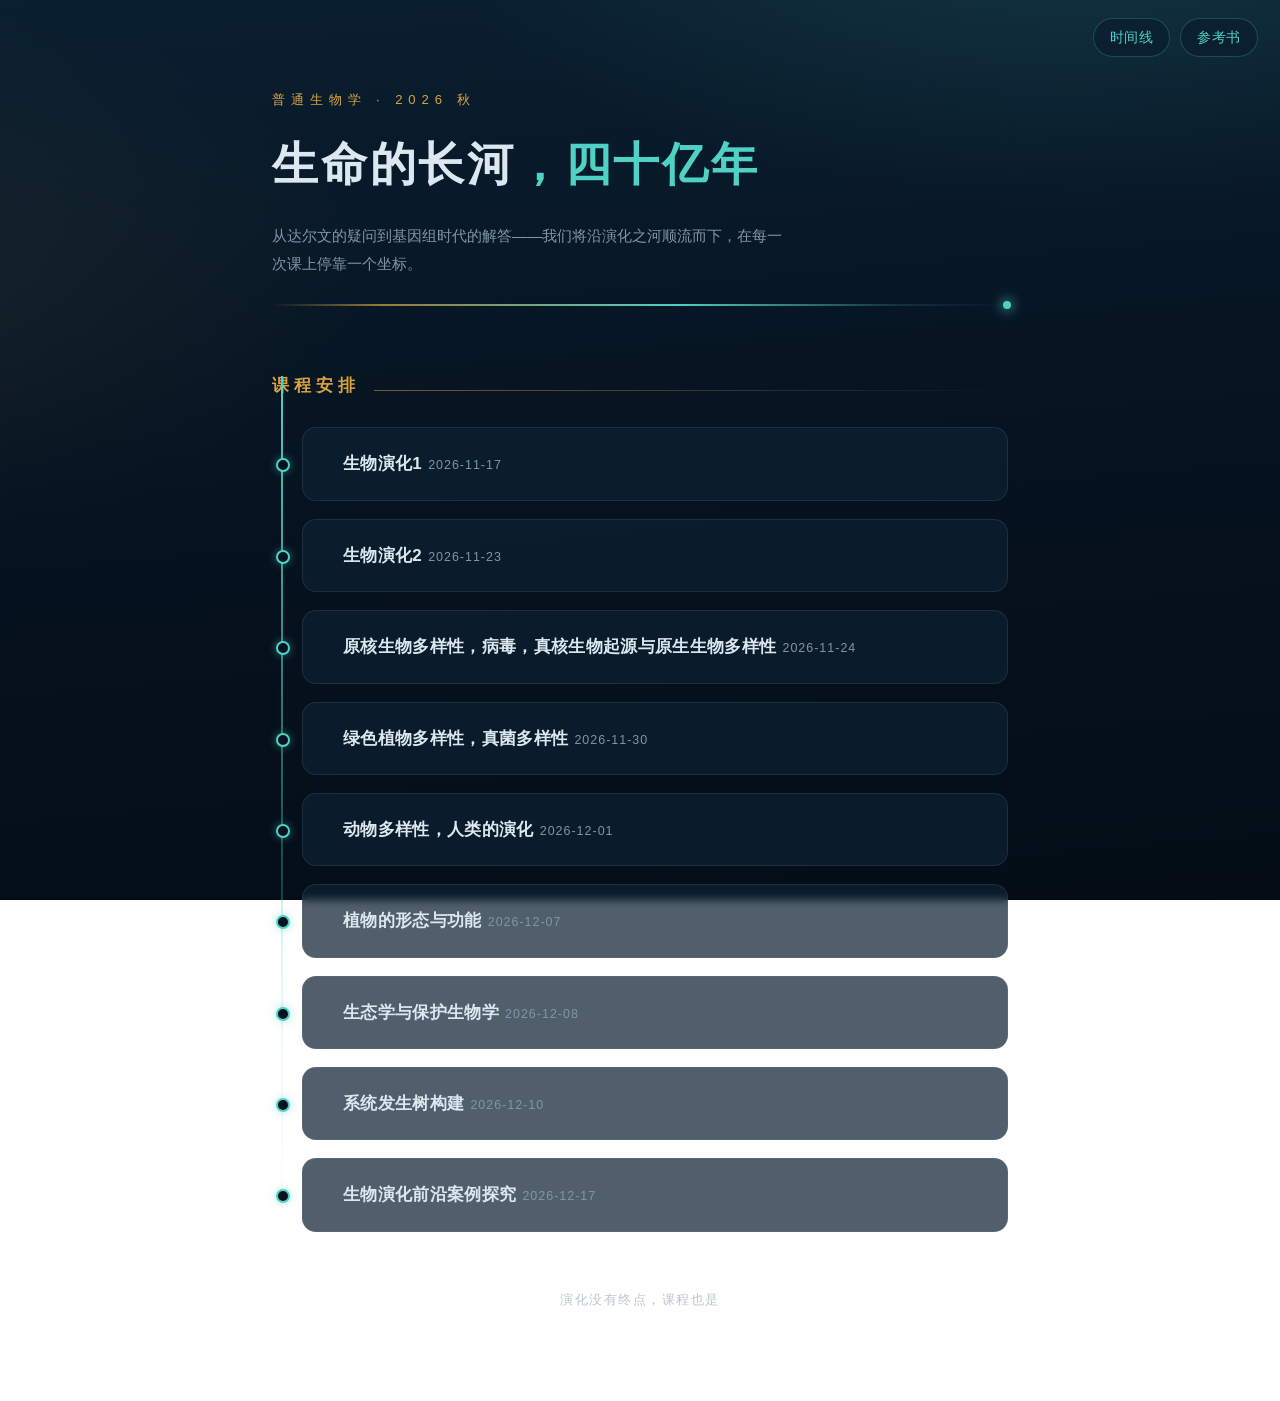
<file: index.html>
<!DOCTYPE html>
<html lang="zh-CN">
<head>
<meta charset="UTF-8">
<meta name="viewport" content="width=device-width, initial-scale=1.0">
<title>普通生物学 · 生命的长河</title>
<link rel="stylesheet" href="assets/home.css">
</head>
<body>

<header id="topbar">
  <a href="https://geying.site/timeline/">时间线</a>
  <a href="books.html">参考书</a>
</header>

<main id="list">
  <div id="hero">
    <p class="kicker">普通生物学 · 2026 秋</p>
    <h1>生命的长河<em>，四十亿年</em></h1>
    <p class="sub">从达尔文的疑问到基因组时代的解答——我们将沿演化之河顺流而下，在每一次课上停靠一个坐标。</p>
    <div class="river"></div>
  </div>
  <div id="lessons"></div>
  <p id="colophon">演化没有终点，课程也是</p>
</main>

<script src="assets/lessons.js"></script>
<script>
/* 根据 lessons.js 生成课程列表 */
(function () {
  const box = document.getElementById("lessons");
  if (typeof LESSONS === "undefined" || !box) return;
  const h = document.createElement("h2");
  h.className = "group-title";
  h.textContent = "课程安排";
  box.appendChild(h);
  LESSONS.forEach(l => {
    const div = document.createElement("div");
    div.className = "item";
    const row = document.createElement("div");
    row.className = "row";
    const a = document.createElement("a");
    a.href = l.url;
    a.textContent = l.title;
    const tag = document.createElement("small");
    tag.textContent = l.date;
    a.appendChild(tag);
    row.appendChild(a);
    div.appendChild(row);
    box.appendChild(div);
  });
})();
</script>
</body>
</html>
</file>
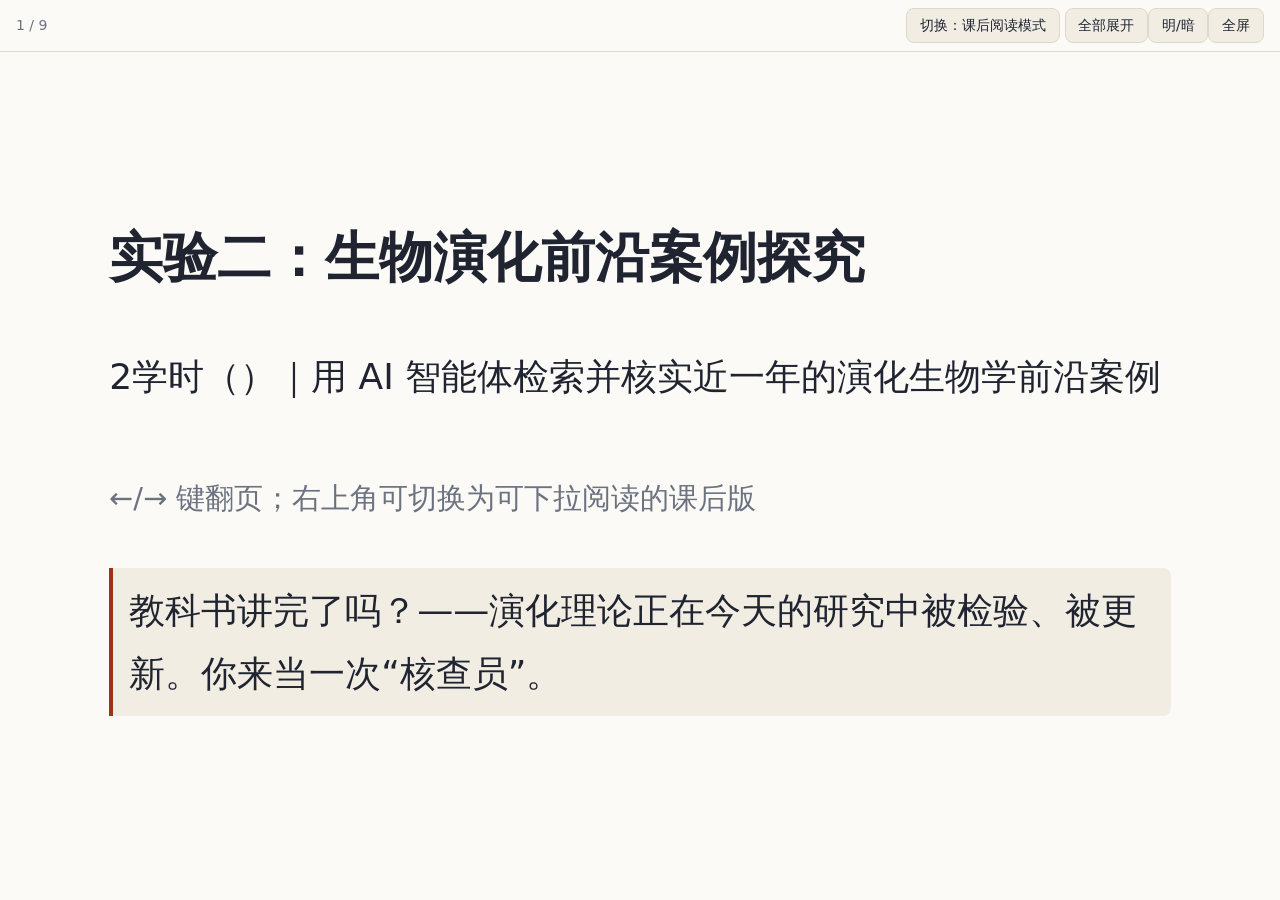
<file: lessons/前沿案例探究/index.html>
<!DOCTYPE html>
<html lang="zh-CN"><head><meta charset="utf-8">
<meta name="viewport" content="width=device-width, initial-scale=1, viewport-fit=cover">
<title>普通生物学 · 实验二：生物演化前沿案例探究</title>
<link rel="stylesheet" href="../../assets/lecture.css"></head>
<body class="slide">
<header><span id="pos"></span><span><button id="tg">切换：课后阅读模式</button> <button id="th">明/暗</button></span></header>
<main>

<section><h1>实验二：生物演化前沿案例探究</h1>
<p>2学时（）｜用 AI 智能体检索并核实近一年的演化生物学前沿案例</p>
<p class="min">←/→ 键翻页；右上角可切换为可下拉阅读的课后版</p>
<div class="ask">教科书讲完了吗？——演化理论正在今天的研究中被检验、被更新。你来当一次“核查员”。</div></section>

<section><span class="min">导入</span><h2>AI 智能体的科研用法演示</h2>
<div class="grid"><div class="card"><b>工具调用</b><br>现场演示 AI agent 的基本工作流</div><div class="card"><b>带来源检索</b><br>要求 AI 给出论文 DOI 与原始链接</div><div class="card"><b>链接当场核实</b><br>点开原文，比对关键事实</div><div class="card"><b>幻觉示警</b><br>AI 会“编造”看似合理的结论与文献</div></div>
<div class="ask">AI 输出的是“事实”还是“转述”？分界线在哪里？</div>
<details class="ext"><summary>扩展：为什么要用 AI</summary>现代科研信息工作流 = 检索—解读—回原文核实—引用。AI 负责前两步，人负责后两步：工具服务于人的判断，关键结论必须回到一手证据。</details></section>

<section><span class="tag">任务发布</span><span class="min">导入段内 · 随演示发布</span><h2>今天的探究任务</h2>
<ol>
<li><b>选题</b>：小组自选或从备选清单（约10个，含 DOI/链接）认领一个近一年内的演化研究案例。</li>
<li><b>检索与解读</b>：用 AI 智能体检索原始论文及相关报道，生成结构化解读。</li>
<li><b>核实与分析</b>：回原文核实<b>不少于 2 条</b>关键事实。</li>
<li><b>汇报</b>：撰写并汇报“四要素”分析提纲（下一页）。</li>
</ol>
<div class="ask">注意重点与难点：正确识别案例的“理论锚点”；辨别 AI 转述与原文的差异。</div></section>

<section><span class="tag">任务</span><span class="min">分析提纲格式</span><h2>四要素分析提纲</h2>
<table><tr><th>要素</th><th>要回答的问题</th></tr>
<tr><td>① 理论锚点</td><td>该案例支持、修正还是扩展了哪个理论概念（自然选择、物种形成、中性演化、宏演化、生命起源…）？</td></tr>
<tr><td>② 证据评估</td><td>证据属何种类型（化石/基因组/分子钟/实验演化）？能证明什么、不能证明什么？</td></tr>
<tr><td>③ 核实清单</td><td>哪些关键事实回原文核对过？核实状态如何？发现了什么差异？</td></tr>
<tr><td>④ 思考题</td><td>给全班提出一个有启发性的问题</td></tr></table></section>

<section><span class="tag">评价量规</span><span class="min">随任务发布</span><h2>怎么打分（过程性评价）</h2>
<table><tr><th>成绩构成</th><th>评价标准</th></tr>
<tr><td>理论运用 40%</td><td>理论锚点准确、运用有深度；证据评估恰当</td></tr>
<tr><td>核实清单 25%</td><td>≥2 条关键事实回原文核实；如实标注状态；能报告发现的差异</td></tr>
<tr><td>汇报与思考题 20%</td><td>结构完整、表达清晰、时间控制得当；思考题有启发性</td></tr>
<tr><td>组间互评 15%</td><td>互评表（准确性、清晰度、核实态度）</td></tr></table>
<div class="ask">得分最高的组通常不是“讲得多”的组，而是“核实得实”的组。为什么？</div></section>

<section><span class="tag">探索</span><span class="min">小组独立探索</span><h2>动手：检索 → 解读 → 核实 → 提纲</h2>
<div class="grid"><div class="card"><b>选题</b><br>认领或自选案例，记录论文出处</div><div class="card"><b>检索</b><br>AI 检索原始论文＋媒体报道，交叉比对</div><div class="card"><b>核实</b><br>点开原文，逐条核对关键事实</div><div class="card"><b>成稿</b><br>按四要素写分析提纲，准备汇报</div></div>
<p class="min">教师巡回指导；如网络故障，启用备用方案：本地论文 PDF ＋“AI 解读可信度评估”任务。</p>
<div class="ask">AI 的解读里，哪一句你最不放心？先去核实那一句。</div></section>

<section><span class="tag">展示要求</span><span class="min">小组汇报与互评</span><h2>汇报结构：四步走</h2>
<table><tr><th>环节</th><th>内容</th><th>建议用时</th></tr>
<tr><td>背景</td><td>案例研究的问题与来龙去脉</td><td>约 </td></tr>
<tr><td>发现</td><td>核心结果是什么</td><td>约 </td></tr>
<tr><td>理论锚点分析</td><td>它支持/修正/扩展了哪个理论概念，证据强度如何</td><td>约 </td></tr>
<tr><td>核实情况</td><td>核实了哪几条事实，发现过什么差异</td><td>约 </td></tr></table>
<p class="min">听讲组同步填写互评表：准确性、清晰度、核实态度。超时将被提醒——时间控制计入评分。</p>
<div class="ask">如果只给你 ，你砍掉哪一段？这暴露了你的重点在哪里。</div></section>

<section><span class="min">总结</span><h2>带走的两句话</h2>
<div class="grid"><div class="card"><b>理论是活的</b><br>从达尔文到今天，演化理论仍在被检验与更新——科学是在质疑与实证中自我修正的开放体系</div><div class="card"><b>核实是纪律</b><br>“AI 辅助 ≠ AI 依赖”：这套检索—核实—引用的工作流，将迁移到你的综述与毕业设计</div></div>
<div class="ask">今天的流程里，哪一步 AI 做不了、必须由你来做？</div></section>

<section><h2>课后思考题</h2>
<ol>
<li>你所学案例的证据（化石/基因组/分子钟/实验）属于哪种类型？它能直接证明什么、不能证明什么？</li>
<li>该案例支持、修正还是扩展了课堂所学的哪个演化理论概念？请具体说明。</li>
<li>AI 给出的解读中，哪些你回原文核实过？核实中发现了什么差异或问题？</li>
<li>如果没有 AI 工具，你会如何完成同样的检索任务？效率与可靠性的差别在哪里？</li>
</ol>
<details class="ext" open><summary>参考资料</summary>课程讲义：生物演化、生物多样性的演化单元（教师自编）；ScienceDaily、Nature、Science 近期演化生物学报道（随学期更新）；教师发布的备选案例清单（含 DOI/链接）。</details>
<p>提交：四要素分析提纲与核实清单，按课程要求时间提交。</p></section>

</main>
<script src="../../assets/lecture.js"></script></body></html>
</file>
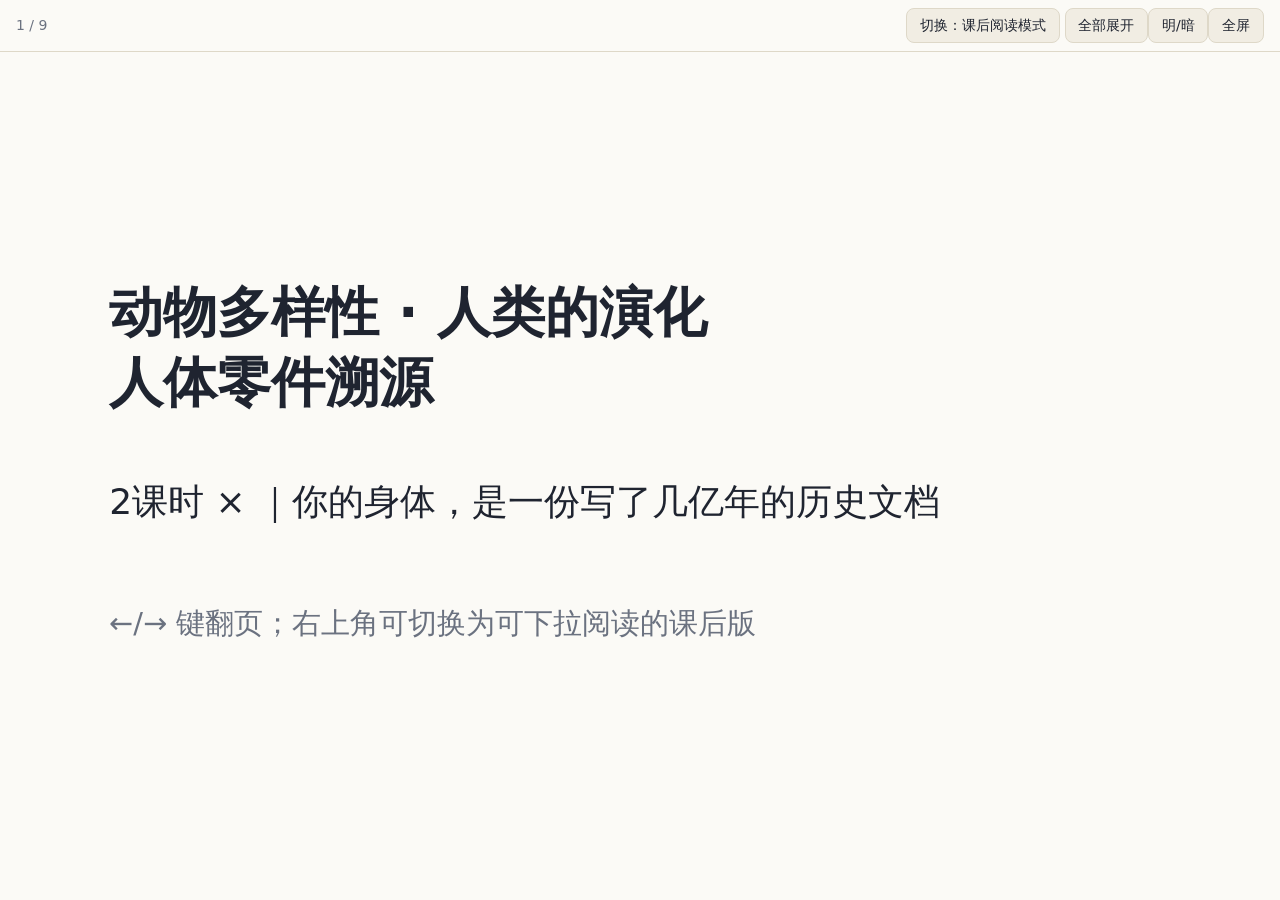
<file: lessons/动物多样性人类演化/index.html>
<!DOCTYPE html>
<html lang="zh-CN"><head><meta charset="utf-8">
<meta name="viewport" content="width=device-width, initial-scale=1, viewport-fit=cover">
<title>生物多样性 · 第三讲：动物多样性与人类的演化</title>
<link rel="stylesheet" href="../../assets/lecture.css"></head>
<body class="slide">
<header><span id="pos"></span><span><button id="tg">切换：课后阅读模式</button> <button id="th">明/暗</button></span></header>
<main>

<section><h1>动物多样性 · 人类的演化<br>人体零件溯源</h1>
<p>2课时 × ｜你的身体，是一份写了几亿年的历史文档</p>
<p class="min">←/→ 键翻页；右上角可切换为可下拉阅读的课后版</p></section>

<section><span class="min">开场</span><h2>今天的旅程：五个身体问题</h2>
<div class="grid"><div class="card"><b>① 对称布局</b><br>为什么身体有前后左右背腹？</div><div class="card"><b>② 下巴</b><br>它曾是演化创新？</div><div class="card"><b>③ 四肢骨骼</b><br>为何是这个布局？</div><div class="card"><b>④ 中耳听小骨</b><br>耳朵里藏着下巴的历史？</div><div class="card"><b>⑤ 尾巴</b><br>去哪儿了？人怎样成为人？</div></div>
<div class="ask">三句科学表述纪律（今天反复强调）：人不是从今天的动物直接演变而来，而是共享不同年代的共同祖先；"零件"是同源结构不断改造，不是原样传递的传家宝；单个基因 ≠ 整部演化史。</div>
<details class="ext"><summary>扩展：后续课程接口</summary>脊椎动物解剖、组织胚胎学、医学遗传学将在后续课程深化；本课讲清演化主线与证据推理，门类细节留接口。</details></section>

<section><span class="tag">第一幕</span><h2>零件1：为什么你的身体有前后、左右和背腹？</h2>
<div class="grid"><div class="card"><b>海绵</b><br>无对称、无组织</div><div class="card"><b>刺胞动物</b><br>辐射对称，适应固着/漂浮</div><div class="card"><b>两侧对称</b><br>定向运动、头部化、前后轴确立</div></div>
<p>两侧对称奠定后来一切动物身体结构的基础：感觉器官集中（头部化）、运动方向确立，并分出<b>原口 / 后口</b>两大阵营。</p>
<p>顺线收编无脊椎主要门：扁形、软体、环节、节肢（外骨骼、分节附肢、变态、飞行"四装备"，约占动物物种 80%）；棘皮动物是后口阵营的另一半。三胚层与体腔（无体腔→假体腔→真体腔）作为布局的深化简讲。</p>
<div class="ask">为什么两侧对称 + 头部化为包括人类在内的后来者奠定了身体布局？</div>
<details class="ext"><summary>扩展：体制演化的证据</summary>胚胎发育与 Hox 基因表达模式支持体制主线；细节留待后续课程。</details></section>

<section><span class="tag">第二幕</span><h2>零件2：你的下巴，曾经是一项演化创新</h2>
<p>问题：早期脊椎动物（头甲鱼等无颌类）没有颌。颌从哪里来？——<b>鳃弓改造</b>：前部鳃弓变形为颌弓。</p>
<p>颌的出现改变捕食方式：从滤食/吸食到主动咬合，有颌类爆发。</p>
<div class="ask">改造现有结构，还是凭空长出新结构？——记住这个问题，第四幕回收。</div></section>

<section><span class="tag">第三幕 · 核心故事A</span><h2>零件3：你的手臂和腿，为什么是这种骨骼布局？</h2>
<p>学生活动：比较<b>鱼鳍 → Tiktaalik 胸鳍 → 人前肢</b>的骨骼，找对应与变化。</p>
<div class="grid"><div class="card"><b>一只肱骨</b><br>上臂</div><div class="card"><b>两根前臂骨</b><br>桡骨/尺骨</div><div class="card"><b>腕与指</b><br>远端系列</div></div>
<p><b>同源结构</b>：同一套骨骼框架承担不同功能——游泳、支撑、抓握。化石中的过渡性组合说明什么？不画"鱼变两栖"直线，而是分支谱系 + 过渡类型。</p>
<div class="ask">科学家为什么要寻找"具有预测特征的化石"，而不只是"长得像中间状态"的动物？</div>
<details class="ext"><summary>扩展：Tiktaalik 的预测性发现</summary>按地层年代与结构预测，科学家先行圈定加拿大 Ellesmere 岛约 3.75 亿年前的泥盆纪层位，然后才发掘到 Tiktaalik——演化理论产生了可检验的预测。区分"过渡类型"与"直系祖先"。</details></section>

<section><span class="tag">第四幕 · 核心故事B</span><span class="min">第二课时</span><h2>零件4：你的耳朵里，藏着一段下巴的历史</h2>
<p>揭示对应关系：哺乳动物中耳<b>听小骨</b>（锤骨、砧骨）与早期羊膜动物祖先的部分<b>颌骨</b>同源；<b>镫骨</b>来自鱼类舌颌骨。先看不同脊椎动物的颌骨与中耳骨，再看骨骼对应——"原来如此"时刻。</p>
<p>结论升华：演化不总是凭空新增，也<b>改造已有结构</b>改变位置与功能（exaptation，改建再用）。回收第二幕伏笔：颌骨为听觉系统留下了演化素材。</p>
<p>第二层证据（2018, <i>Nature</i>）：化石 + 数字重建 + 生物力学分析，深化了对颌关节转变与中耳演化联系的理解。</p>
<p>顺带落实哺乳动物其余特征：毛发、乳腺、恒温、羊膜卵。至此鱼→两栖→爬行→鸟/哺乳主线完成。</p>
<div class="ask">听小骨与颌骨的同源关系，支持怎样的演化观？2018 年研究补上了什么？</div></section>

<section><span class="tag">第五幕 · 核心故事C</span><h2>零件5：你为什么没有尾巴？怎样成为人类？</h2>
<p>灵长类多样性（抓握手、指甲、立体视觉、大脑、社会化）→ 类人猿（无尾）→ 人族演化：直立行走（骨盆与脊柱改变）、脑容量增大、牙齿变化。</p>
<p><b>尾巴消失</b>：化石与比较解剖描述变化；第二层证据（2024, <i>Nature</i>）：TBXT 基因区域的 Alu 元件遗传变异与尾部消失机制——分子证据补上化石回答不了的部分。但单个基因变化不能独自解释整个人类演化史。</p>
<p><b>人族主线</b>：南方古猿（露西：直立行走先于脑量增大）→ 能人（工具）→ 直立人（用火、走出非洲、周口店北京猿人）→ 智人；走出非洲与古 DNA 图景（尼安德特人基因渗入，付巧妹等中国团队）一句带过。</p>
<div class="ask">2024 年的遗传机制研究能证明"一个基因决定了人类演化"吗？</div>
<details class="ext"><summary>扩展：演化与疾病风险</summary>2026 年 <i>Nature</i> 研究分析人类骨骼演化中的基因调控变化及其与关节组织特征的关系——演化史可能帮助理解现代疾病风险，但演化变化 ≠ 疾病成因，疾病风险是多基因-环境-生活方式共同作用。</details></section>

<section><span class="tag">收束</span><h2>五个零件，一份文档</h2>
<div class="grid"><div class="card"><b>对称布局</b><br>两侧对称与头部化</div><div class="card"><b>下巴</b><br>鳃弓改造的演化创新</div><div class="card"><b>四肢</b><br>肉鳍鱼→四足动物同源</div><div class="card"><b>听小骨</b><br>颌骨搬家（exaptation）</div><div class="card"><b>尾巴</b><br>人族演化主线</div></div>
<p>课堂任务（三句话演化故事）：任选你身体上的一个结构，用三句话说明它的演化故事——同源关系？证据？变化与待追问的问题？</p></section>

<section><span class="tag">思考题</span><h2>课后思考</h2>
<p>1. 两侧对称与头部化为什么为后来的动物（包括人类）的身体布局奠定了基础？</p>
<p>2. 比较鱼鳍、Tiktaalik 胸鳍与人前肢：哪些骨骼可以对应？同源结构说明什么？</p>
<p>3. 为什么科学家按"预测特征"寻找化石比寻找"长得像中间状态"的动物更有说服力？</p>
<p>4. 听小骨与祖先颌骨的同源关系支持怎样的演化观？2018 年研究补上了什么？</p>
<p>5. 2024 年关于尾部消失的遗传机制研究能证明"一个基因决定了人类演化"吗？说明你的理由。</p>
<p>6. 任选你身体上的一个结构，用三句话说明它的演化故事（同源关系？证据？变化与待追问的问题？）。</p>
<p>下次课：植物的形态与功能（【待填】）</p></section>

</main>
<script src="../../assets/lecture.js"></script></body></html>
</file>
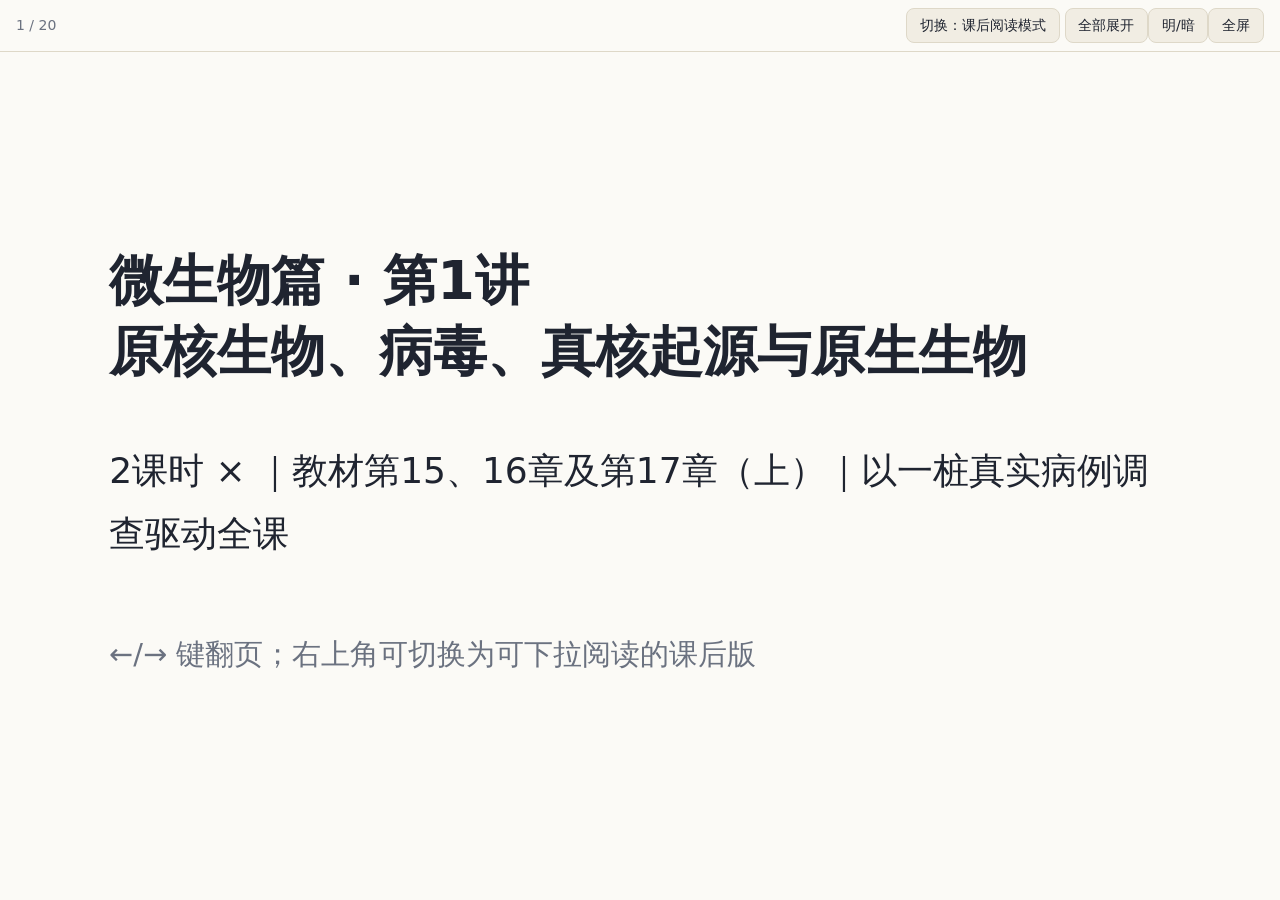
<file: lessons/原核病毒原生生物/index.html>
<!DOCTYPE html>
<html lang="zh-CN"><head><meta charset="utf-8">
<meta name="viewport" content="width=device-width, initial-scale=1, viewport-fit=cover">
<title>普通生物学 · 微生物篇：原核生物、病毒与真核起源 · 原生生物</title>
<link rel="stylesheet" href="../../assets/lecture.css"></head>
<body class="slide">
<header><span id="pos"></span><span><button id="tg">切换：课后阅读模式</button> <button id="th">明/暗</button></span></header>
<main>

<section><h1>微生物篇 · 第1讲<br>原核生物、病毒、真核起源与原生生物</h1>
<p>2课时 × ｜教材第15、16章及第17章（上）｜以一桩真实病例调查驱动全课</p>
<p class="min">←/→ 键翻页；右上角可切换为可下拉阅读的课后版</p></section>

<section><span class="min">第1学时 · 环节01</span><h2>案情现场：常见病原体解释不了</h2>
<p>2022年，全球儿童中出现不明原因急性肝炎：黄疸、转氨酶骤升；甲–戊型肝炎病毒检测<b>全部阴性</b>。WHO 于6月通报 33 国 920 例。</p>
<div class="ask">你是调查组：请列出所有可能的“嫌疑对象”类型——细菌、病毒、真菌、原生生物、毒素、药物、自身免疫……这份清单，就是我们这一讲生物多样性的总目录。</div></section>

<section><span class="tag">甄别</span><span class="min">环节02</span><h2>谁属于生命？谁属于哪一类？</h2>
<p>把嫌疑清单逐一“过堂”，用三把尺子：有无细胞结构？有无细胞核？能否独立代谢？</p>
<div class="grid"><div class="card"><b>原核细胞</b><br>有细胞结构、无核膜；细菌与古菌</div><div class="card"><b>真核细胞</b><br>有核膜与内膜系统；真菌、原生生物、动植物</div><div class="card"><b>病毒</b><br>非细胞、专性寄生；离开宿主无代谢</div></div>
<div class="ask">病毒算生物吗？请从结构与生命特征两方面给出论证。</div></section>

<section><span class="tag">排查①</span><span class="min">环节02 · 续</span><h2>细菌被大规模排除</h2>
<p>小组讨论：若是细菌性肝炎，实验室应有何表现？——血培养应阳性、抗生素应有效。实际二者皆否，细菌基本出局。</p>
<p>但排除的过程正是学习的机会——细菌的细胞结构与代谢多样性：</p>
<table><tr><th>代谢类型</th><th>能源</th><th>碳源</th><th>例子</th></tr>
<tr><td>光能自养</td><td>光</td><td>CO₂</td><td>蓝细菌</td></tr>
<tr><td>化能自养</td><td>化学能</td><td>CO₂</td><td>硝化细菌</td></tr>
<tr><td>（化能）异养</td><td>有机物</td><td>有机物</td><td>大肠杆菌</td></tr></table>
<p class="min">极端环境微生物与工业菌种：微生物资源是生物技术的战略家底。</p></section>

<section><span class="tag">Woese插曲</span><span class="min">环节02 · 续</span><h2>16S rRNA 与三域学说</h2>
<p>细菌的检测与分类靠 16S rRNA 序列——Carl Woese 由此提出<b>三域</b>：细菌域、古菌域、真核域。</p>
<table><tr><th>特征</th><th>细菌</th><th>古菌</th></tr>
<tr><td>细胞壁</td><td>肽聚糖</td><td>无肽聚糖</td></tr>
<tr><td>膜脂</td><td>酯键</td><td>醚键</td></tr>
<tr><td>rRNA</td><td colspan="2">各有独特序列——三域学说的分子依据</td></tr></table>
<div class="ask">谁与真核细胞亲缘更近：细菌还是古菌？（这将是难点，也是线索）</div>
<p class="min">方法伏笔：下一学时的基因组证据，用的正是同一类分子工具。</p></section>

<section><span class="tag">证据</span><span class="min">环节03</span><h2>第一批证据：腺病毒阳性</h2>
<p>英国早期报告：约七成患儿腺病毒检测阳性。结案了吗？</p>
<div class="ask">检出率高＝病因吗？腺病毒在健康儿童中本来常见吗？需要什么对照——年龄匹配的健康儿童、其他病患对照？这就是<b>病例-对照设计</b>。检出 ≠ 致病：相关不等于因果。</div></section>

<section><span class="tag">病毒学</span><span class="min">环节03 · 续</span><h2>病毒多样性：按核酸类型分类</h2>
<div class="grid"><div class="card"><b>dsDNA</b><br>人腺病毒：无包膜二十面体</div><div class="card"><b>ssDNA</b><br>AAV2（细小病毒科）</div><div class="card"><b>dsDNA疱疹</b><br>HHV-6B：有包膜</div><div class="card"><b>ssRNA / 逆转录</b><br>流感、HIV等，本课只立框架</div></div>
<p>类病毒（裸RNA）与朊粒（只有蛋白质、无核酸）简述——生命边界的极端案例。病毒生态学：病毒是地球上数量最多的“生物实体”。</p>
<div class="ask">三个嫌疑人分属不同家族，形态与基因组各不相同——你打算先审哪一个？</div></section>

<section><span class="tag">悬念</span><span class="min">环节04</span><h2>真正的差异不在腺病毒</h2>
<p>对照研究显示：患儿与对照的差异不在腺病毒——而在一个没人注意的小病毒：<b>AAV2</b>。患儿肝组织/血中高检出，对照显著低。</p>
<div class="ask">新谜题：AAV2 不能独立复制。这意味着什么？各组写下“下一步最想验证的一个问题”（雨课堂收集）。</div>
<p class="min">课时收束：细菌与寄生虫已排除，三个病毒嫌疑人锁定，但谁也未被证明“有罪”。下课——第二学时进入基因组证据阶段。</p></section>

<section><span class="tag">重点页</span><span class="min">第1学时 · 重点回顾</span><h2>本学时重点与难点</h2>
<table><tr><th>类别</th><th>内容</th></tr>
<tr><td>重点</td><td>细菌/古菌结构差异；三域学说；病毒结构与按核酸类型分类；复制周期；“检出≠致病”的因果推理与对照设计</td></tr>
<tr><td>难点</td><td>古菌与真核的亲缘关系；相关与因果的区分；朊粒概念</td></tr></table>
<div class="ask"><b>思考题：</b>① 细菌与古菌在细胞结构上有何主要差异？三域学说的依据是什么？② 病毒是否属于生物？③ 检出腺病毒为何不能直接定罪？应补充哪些研究？④ AAV2 需要辅助病毒才能复制，这对解释它与腺病毒同时出现有何意义？</div></section>

<section><h1>第2学时：谁与疾病真正有关？</h1>
<p>基因组证据 · 宿主遗传 · 结案报告 · 以及一节破案间隙的演化课</p>
<p class="min">←/→ 继续翻页</p></section>

<section><span class="tag">关键线索</span><span class="min">环节05</span><h2>辅助病毒与复制周期</h2>
<p>AAV2 是<b>依赖性病毒</b>：缺复制基因，须由腺病毒或 HHV-6B 等辅助病毒提供功能——两个嫌疑人竟有共犯关系。</p>
<p>病毒增殖周期五步（板书）：<b>吸附 → 侵入 → 生物合成 → 装配 → 释放</b>。</p>
<div class="grid"><div class="card"><b>裂解性</b><br>装配后裂解细胞释放</div><div class="card"><b>溶原性/潜伏性</b><br>基因组整合或潜伏，HHV-6B 可整合进人基因组</div></div>
<p class="min">人类基因组约 8% 为内源病毒元件——我们的 DNA 里写着古老的“案底”。</p></section>

<section><span class="tag">推理训练</span><span class="min">环节05 · 续</span><h2>三种竞争性假说</h2>
<div class="grid"><div class="card"><b>假说①</b><br>AAV2 致病，腺病毒仅提供辅助复制</div><div class="card"><b>假说②</b><br>多病毒协同致病</div><div class="card"><b>假说③</b><br>均为过客，另有原因</div></div>
<div class="ask">要在这三者间裁决，各需要什么证据？</div></section>

<section><span class="tag">基因组证据</span><span class="min">环节06</span><h2>方法链：PCR → 宏基因组 → 系统树</h2>
<table><tr><th>方法</th><th>回答什么</th></tr>
<tr><td>PCR</td><td>定向检测：某个病毒在不在？</td></tr>
<tr><td>宏基因组测序</td><td>无偏向筛查：样品里到底有什么？</td></tr>
<tr><td>系统发育分析</td><td>毒株之间什么关系？新毒株还是老病毒？</td></tr></table>
<p>用前 4 学时学的建树方法，读 Kelley et al.（<i>Nature</i> 2023）真实的 AAV2 系统树。</p>
<p><b>核心发现：</b>AAV2 检出在病例-对照间差异显著；序列未显示单一新出现毒株——“新病毒突变株”假说受挫。</p>
<div class="ask">如果系统树上患儿毒株聚成一枝独特新枝，结论会怎样改变？</div></section>

<section><span class="tag">重新审理</span><span class="min">环节07</span><h2>宿主也是证据的一部分</h2>
<p>患儿中 HLA-DRB1*04:01 等位基因比例显著偏高——<b>宿主遗传易感性</b>。多数患儿小于 5 岁，免疫“欠训练”假说一句带过。</p>
<div class="ask">病原—宿主是双向关系：同样的病毒感染，为什么有人病重、有人无恙？疾病的结局由病毒、基因与免疫共同决定。</div></section>

<section><span class="tag">结案</span><span class="min">环节08</span><h2>结案报告：证据支持什么，不能证明什么？</h2>
<table><tr><th>已知事实</th><th>支持的假说</th><th>仍缺少的证据</th></tr>
<tr><td>AAV2 病例-对照差异显著</td><td>主流假说：AAV2＋辅助病毒共感染＋HLA 遗传背景的“三重奏”</td><td>动物模型无法完全重现（Koch 法则失灵）；致病机制细节</td></tr>
<tr><td>序列无单一新毒株</td><td>非“新突变株”</td><td>…（各组补充）</td></tr></table>
<div class="ask"><b>科学观定格：</b>科学结论不是宣判，而是当前证据下的最优解释——病因至今未完全定案，随时准备被新证据修正。</div></section>

<section><span class="tag">演化课</span><span class="min">环节09</span><h2>破案间隙：患儿的肝细胞从哪来？</h2>
<p>本案所有证据最终落在患儿的肝细胞——一个<b>真核细胞</b>。它的细胞核、线粒体、内膜系统从哪来？</p>
<p>内共生学说的科学史：Mereschkowski（1905）提出 → Margulis（1967）投稿被拒 → 分子证据最终确证。<b>被拒稿五十年的是正确的理论。</b></p></section>

<section><span class="tag">法庭断案</span><span class="min">环节09 · 续</span><h2>线粒体内共生的五条证据（逐条表决）</h2>
<div class="grid"><div class="card"><b>① 双层膜</b><br>外膜来自宿主，内膜来自被吞的菌</div><div class="card"><b>② 环状 DNA</b><br>像细菌，不像核染色体</div><div class="card"><b>③ 70S 核糖体</b><br>细菌型，非 80S</div><div class="card"><b>④ 二分裂</b><br>自主增殖，不依赖核分裂</div><div class="card"><b>⑤ 系统位置</b><br>基因组定位于 α-变形菌</div></div>
<div class="ask">把这五条证据链迁移到叶绿体——它对应谁？蓝细菌。那么四层膜的叶绿体（如某些藻类）又说明发生了什么？<b>二次内共生</b>。</div></section>

<section><span class="tag">原生生物</span><span class="min">环节09 · 续</span><h2>无辜者列传：疟原虫和它的亲戚们</h2>
<p>回到第 1 学时的嫌疑清单：当时排除了疟原虫（血涂片阴性、无流行病学史）。这位“无辜者”是谁？</p>
<div class="grid"><div class="card"><b>SAR 超群</b><br>顶复门疟原虫、草履虫（纤毛）、硅藻、卵菌</div><div class="card"><b>古色素体类</b><br>红藻；绿藻——植物的祖先</div><div class="card"><b>变形虫类</b><br>变形虫、黏菌</div><div class="card"><b>眼虫类</b><br>混养：既能光合又能吞噬</div></div>
<div class="ask">为什么说“原生生物”不是一个真正的分类类群？——它是排除植物、动物、真菌后的<b>并系群杂物抽屉</b>。</div></section>

<section><span class="min">环节09 · 终幕</span><h2>黑板时间轴收束</h2>
<p><b>细胞 → 病毒与细胞的军备竞赛（本案）→ 真核大合并（内共生）→ 单细胞豪门（原生生物）→ 下次课：有人选择了多细胞</b></p>
<p class="min">另提及：大氧化事件——蓝细菌改变了整个地球大气。悬案保留：肝炎病因未定案、两域树之争、病毒起源——作为讨论环节的开场钩子。</p></section>

<section><span class="tag">重点页</span><h2>第2学时 · 重点与难点</h2>
<table><tr><th>类别</th><th>内容</th></tr>
<tr><td>重点</td><td>“检出与致病”的证据评价；病毒复制与辅助病毒；内共生假说与五条证据；原生生物主要超类群及其代表</td></tr>
<tr><td>难点</td><td>竞争性假说的综合评价；二次内共生与四层膜叶绿体；真核超类群划分</td></tr></table>
<div class="ask"><b>思考题：</b>① 支持内共生假说的证据有哪些？用“证据→结论”的推理链表述。② 为什么说线粒体和叶绿体是“内共生的活化石”？③ 为什么说“原生生物”不是一个真正的分类类群？④ 基于本课证据，你认为肝炎事件最有力的假说是什么？还需要什么证据才能定论？</div>
<details class="ext" open><summary>扩展阅读</summary>Kelley et al., <i>Adeno-associated virus 2 infection in children with non-A-E hepatitis</i>, Nature (2023)；WHO 2022年6月不明原因儿童急性肝炎通报；Margulis (1967) <i>On the origin of mitosing cells</i>；教材第15–17章。【待补：课件内图表链接】</details>
<p>下次课：绿色植物多样性（第17章下）与真菌（第18章）——从单细胞豪门走向多细胞。</p></section>

</main>
<script src="../../assets/lecture.js"></script></body></html>
</file>
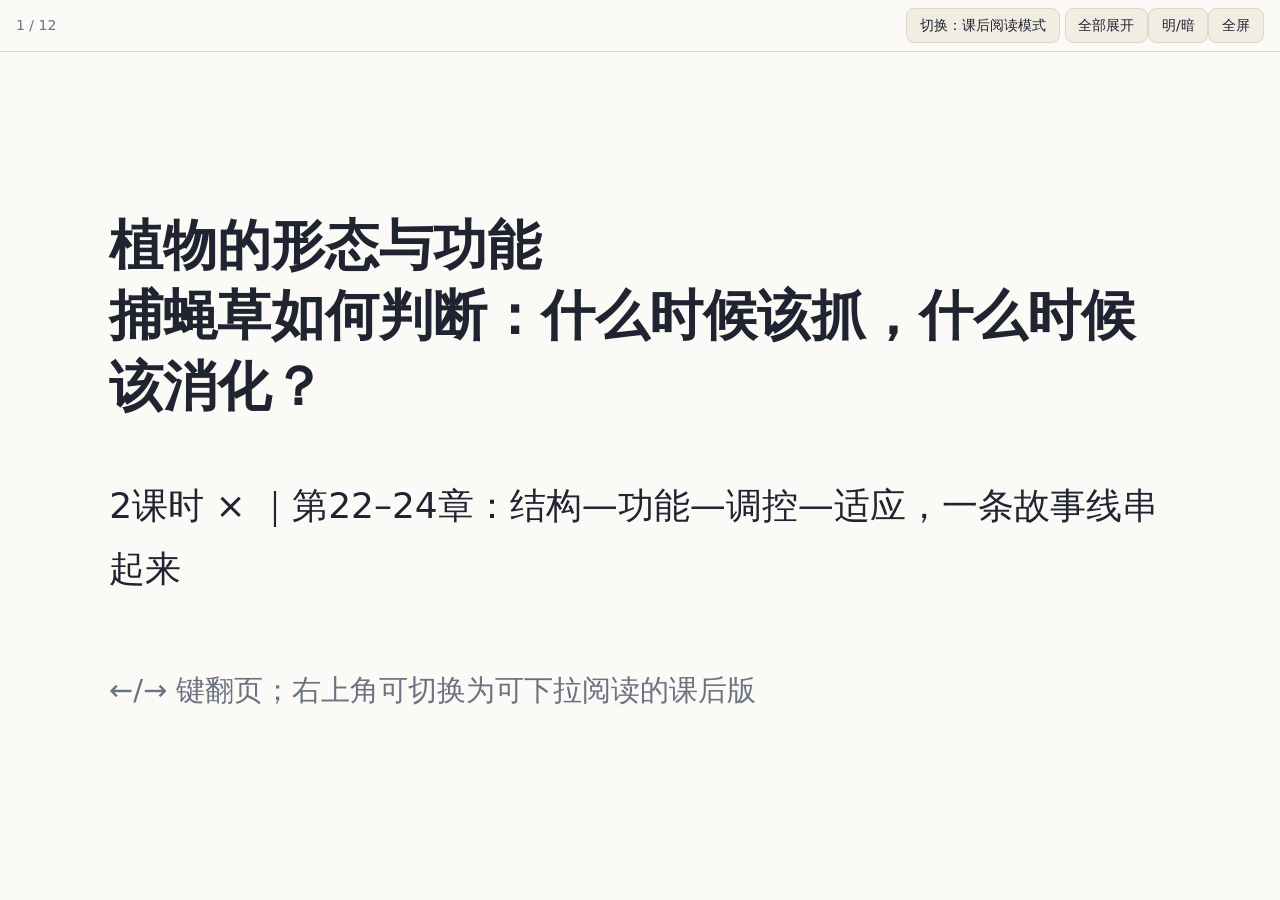
<file: lessons/植物形态与功能/index.html>
<!DOCTYPE html>
<html lang="zh-CN"><head><meta charset="utf-8">
<meta name="viewport" content="width=device-width, initial-scale=1, viewport-fit=cover">
<title>植物的形态与功能 · 捕蝇草如何判断</title>
<link rel="stylesheet" href="../../assets/lecture.css"></head>
<body class="slide">
<header><span id="pos"></span><span><button id="tg">切换：课后阅读模式</button> <button id="th">明/暗</button></span></header>
<main>

<section><h1>植物的形态与功能<br>捕蝇草如何判断：什么时候该抓，什么时候该消化？</h1>
<p>2课时 × ｜第22–24章：结构—功能—调控—适应，一条故事线串起来</p>
<p class="min">←/→ 键翻页；右上角可切换为可下拉阅读的课后版</p></section>

<section><span class="min">第1学时</span><h2>开场：植物没有肌肉和神经，凭什么动这么快？</h2>
<p>播放捕蝇草闭合慢镜头。一片叶，0.1 秒合拢——这是植物。</p>
<div class="ask">先猜：它靠什么动？肌肉？神经？还是别的什么？</div>
<p class="min">全课只追踪一个问题：为什么碰一下不一定合拢，抓到猎物后还启动另一套分级反应？</p></section>

<section><span class="tag">观察</span><h2>观察捕虫叶：这是根、茎，还是叶？</h2>
<div class="grid"><div class="card"><b>叶片</b><br>特化的捕虫面，边缘刺毛</div><div class="card"><b>感觉刚毛</b><br>每叶 3–9 根，“扳机”</div><div class="card"><b>蜜腺</b><br>分泌引诱猎物</div><div class="card"><b>消化腺</b><br>分泌水解酶、吸收养分</div></div>
<table><tr><th>器官</th><th>典型功能</th><th>可变态为</th></tr>
<tr><td>根</td><td>吸收、固着</td><td>贮藏根、气生根</td></tr>
<tr><td>茎</td><td>支持、运输</td><td>卷须、茎刺、块茎</td></tr>
<tr><td>叶</td><td>光合、蒸腾</td><td>捕虫叶、卷须、鳞叶</td></tr></table>
<div class="ask">判断“同源变态”看什么——看它像什么，还是看它从哪来？</div>
<details class="ext"><summary>扩展：叶的组成与叶脉</summary>典型叶由叶片、叶柄、托叶组成；叶脉分网状脉与平行脉。变态器官与典型器官起源相同、功能不同——结构与功能在演化中互相塑造。</details></section>

<section><span class="tag">实验</span><h2>碰 1 次不动，15–20 秒内碰 2 次才闭合</h2>
<p>机械刺激 → 感觉刚毛产生<b>动作电位</b>：细胞膜电位的快速、可逆翻转。</p>
<table><tr><th>概念</th><th>含义</th></tr>
<tr><td>膜电位</td><td>膜两侧离子不对称分布形成的电位差</td></tr>
<tr><td>阈值</td><td>触发动作电位所需的最小刺激强度</td></tr>
<tr><td>记忆窗口</td><td>两次有效刺激须在 15–20 秒内，否则计数归零</td></tr></table>
<div class="ask">雨滴、枯枝也会碰它。如果碰一下就闭合，代价是什么？</div>
<p class="min">画面锚点：“0.1 秒闭合”“两次才关门”。</p></section>

<section><span class="tag">机制</span><h2>没有肌肉，如何在 0.1 秒内合拢？</h2>
<p>链条：<b>机械刺激 → 离子通道开放 → 细胞膨压再分配 → 叶片曲率翻转</b>（约 0.1 秒）。</p>
<p>没有肌肉、没有神经中枢——只有可测量的<b>电信号</b>与<b>水力学</b>。植物也能“快”。</p>
<div class="ask">感性运动（如捕虫闭合，方向不定）与向性运动（如向光性，方向由刺激决定）如何区分？</div>
<details class="ext"><summary>扩展：诺奖方法学的迁移</summary>本课核心论文作者之一是 Erwin Neher（1991 年诺贝尔生理学或医学奖，膜片钳技术发明人）——基础工具跨领域迁移，催生了植物电生理研究；我国食虫植物资源与生境保护亦值得关注。</details></section>

<section><h2>第一幕收束：阈值设计的自然选择逻辑</h2>
<p>两次阈值＝分级保险：误触（雨滴、枯枝）只损失一次动作电位；真猎物会持续挣扎，必然连续触发。</p>
<div class="ask">回收演化篇：这与自然选择的“代价—收益”权衡如何呼应？谁在“挑选”这个阈值？</div></section>

<section><span class="min">第2学时</span><h2>悬念回收：关门 ≠ 捕食成功</h2>
<p>叶片已经闭合，可雨滴也能触发它。如何确认“这是食物”，再把它变成营养？</p>
<div class="ask">雨滴和苍蝇都可能触发闭合，捕蝇草靠什么区分二者？</div></section>

<section><span class="tag">核心证据</span><span class="tag">慢讲</span><h2>计数阶梯：2 次关门，3 次开消化</h2>
<table><tr><th>动作电位次数</th><th>响应</th></tr>
<tr><td>2 次</td><td>叶片闭合 ＋ 茉莉酸（JA）信号通路激活</td></tr>
<tr><td>3 次以上</td><td>水解酶基因表达开启，表达量与刺激次数<b>成正比</b></td></tr>
<tr><td>N 次持续</td><td>DmHKT1 转录量随之上升，吸收越强</td></tr></table>
<p>“挣扎次数＝食物大小”的生物学逻辑：猎物越大越挣扎，消化投入越多。植物在<b>计数</b>。</p>
<div class="ask">三层次：信号接收（刚毛—动作电位）→ 信号转导（JA 通路）→ 响应执行（消化酶表达、腺体分泌、离子吸收）。请把上表逐行归入三层。这是阈值与计数式的信号整合，不是“意识”。</div>
<details class="ext"><summary>扩展：证据来源与对照设计</summary>Böhm J, Scherzer S, Krol E, et al. (2016). The Venus Flytrap Dionaea muscipula Counts Prey-Induced Action Potentials to Induce Sodium Uptake. Current Biology 26(3): 286–295（开放获取，PMC4751343）。“刺激次数决定消化强度”需要哪些对照？——次数相同强度不同、强度相同次数不同、无刺激对照……</details></section>

<section><span class="tag">营养</span><h2>消化、吸收与贫养分生境</h2>
<div class="grid"><div class="card"><b>消化</b><br>腺体分泌酸性水解酶 cocktail 分解猎物</div><div class="card"><b>吸收</b><br>DmHKT1 转运蛋白介导 Na⁺ 经腺体吸收，转录量依赖刺激次数</div><div class="card"><b>生境</b><br>氮磷贫乏的酸性沼泽，食肉是营养补充途径</div></div>
<p>植物必需元素：大量元素（N、P、K 等）与微量元素；氮参与核酸与蛋白质，磷参与核酸、膜与能量转移（ATP）。</p>
<div class="ask">如果土壤氮磷充足，还需要捕虫吗？——实验证据：充足供氮可减少食肉依赖。这对“结构与功能相适应”有何启示？</div></section>

<section><span class="tag">开放问题</span><h2>从捕蝇草到害虫防治</h2>
<p>要设计减少农药使用的害虫防治策略，能从捕蝇草的“阈值—计数—分级响应”机制学到什么？哪些地方不能直接照搬？</p>
<div class="ask">仿生的边界：成本、效率与环境代价在哪里？可延伸为下次课讨论或科普作品选题。</div></section>

<section><h2>回顾：四个画面锚点</h2>
<table><tr><th>画面</th><th>对应概念链</th></tr>
<tr><td>0.1 秒闭合</td><td>离子通道—膨压—曲率翻转</td></tr>
<tr><td>两次才关门</td><td>动作电位、阈值、记忆窗口</td></tr>
<tr><td>三次开消化</td><td>JA 通路、水解酶基因表达</td></tr>
<tr><td>挣扎次数＝食物大小</td><td>计数阶梯、DmHKT1、贫养分适应</td></tr></table>
<p class="min">重点：营养器官结构与功能对应、器官变态、动作电位与阈值、闭合机制、矿质营养与食肉适应、JA 级联、DmHKT1。</p></section>

<section><h2>课后思考与预告</h2>
<div class="ask"><b>第一幕：</b>① 捕虫叶由叶变态而来，证据有哪些？② 为什么一次触碰不闭合、两次才闭合？③ 没有肌肉，如何在 0.1 秒内完成闭合？</div>
<div class="ask"><b>第二幕：</b>① 用“计数阶梯”解释如何区分雨滴与苍蝇。② “刺激次数决定消化强度”需要哪些实验对照？③ 氮磷充足时还需捕虫吗？④ 仿生害虫防治：可借鉴什么，受什么限制？</div>
<details class="ext" open><summary>扩展阅读</summary>Böhm et al. 2016（Current Biology，PMC4751343）；教材第 22–24 章对应节次（22.1、22.2、24.3、23.1、24.1、24.4）；我国食虫植物资源与生境保护资料。【待补：链接】</details>
<p>下次课：【待填：Ⅴ 篇后续内容】</p></section>

</main>
<script src="../../assets/lecture.js"></script></body></html>
</file>
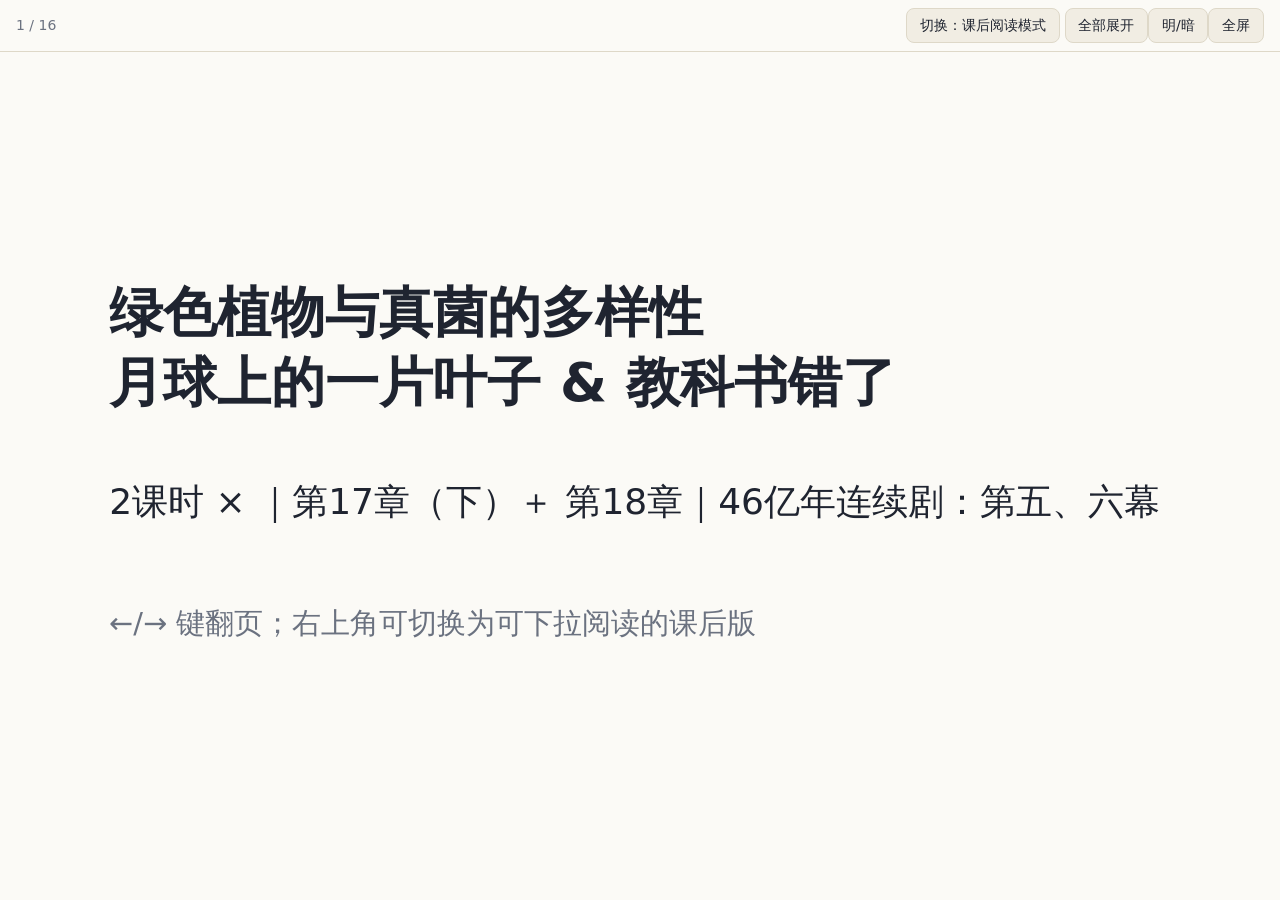
<file: lessons/植物真菌多样性/index.html>
<!DOCTYPE html>
<html lang="zh-CN"><head><meta charset="utf-8">
<meta name="viewport" content="width=device-width, initial-scale=1, viewport-fit=cover">
<title>生物多样性 · 第二讲：绿色植物与真菌</title>
<link rel="stylesheet" href="../../assets/lecture.css"></head>
<body class="slide">
<header><span id="pos"></span><span><button id="tg">切换：课后阅读模式</button> <button id="th">明/暗</button></span></header>
<main>

<section><h1>绿色植物与真菌的多样性<br>月球上的一片叶子 & 教科书错了</h1>
<p>2课时 × ｜第17章（下）＋ 第18章｜46亿年连续剧：第五、六幕</p>
<p class="min">←/→ 键翻页；右上角可切换为可下拉阅读的课后版</p></section>

<section><span class="min">第一课时</span><h2>开场悬念：月球上的一片叶子</h2>
<p>2019年1月15日，嫦娥四号月面微型生态罐里，一粒棉花种子发了芽——人类首次地外生命萌发。</p>
<div class="ask">罐里带的是棉花、油菜、拟南芥、马铃薯。为什么不带苔藓或蕨？今天我们替嫦娥团队做一次“选种资格审查”，重走绿色植物 4.7 亿年的登陆史。</div></section>

<section><span class="tag">背景</span><h2>它们从哪来：绿藻（轮藻类）</h2>
<p>绿色植物起源于绿藻中的轮藻类——证据来自分子系统学与形态同源（多细胞体、卵式生殖、叶绿体色素）。</p>
<p>约 4.7 亿年前登陆。此后每一大类群的故事，都是在回答同一个问题：<b>怎样摆脱水的约束？</b></p>
<div class="ask">水对一株植物到底约束了什么？（支撑？繁殖？干燥？）</div></section>

<section><span class="tag">第一梯</span><h2>苔藓植物：站不起来</h2>
<div class="grid"><div class="card"><b>有胚植物</b><br>胚胎受母体保护，登陆的第一步</div><div class="card"><b>无维管束、无真根</b><br>靠假根吸水，体高受限</div><div class="card"><b>精子要游泳</b><br>受精仍需水膜，配子体占优势</div></div>
<div class="ask">月球罐里放苔藓，为什么“站不起来”也“生不出孩子”？</div>
<details class="ext"><summary>扩展：世代交替怎么读</summary>苔藓生活史中“能进行光合作用的绿色植株”是配子体（n），孢子体寄生其上；记住这一点，蕨类的反转才有对照。</details></section>

<section><span class="tag">第二梯</span><h2>蕨类植物：怕水的旱鸭子</h2>
<div class="grid"><div class="card"><b>维管组织</b><br>木质部运水、韧皮部运养——终于站起来了</div><div class="card"><b>真根真叶</b><br>孢子体占优势</div><div class="card"><b>受精仍需水膜</b><br>精子还是游泳选手</div></div>
<p>石炭纪的蕨类森林埋进地下，成了煤。桫椤（树蕨）2014年完成基因组测序——<b>“活化石停在进化中途”</b>。</p>
<div class="ask">蕨有了茎和叶，为什么还是离不开溪边阴坡？瓶颈在哪个环节？</div></section>

<section><span class="tag">第三梯</span><h2>裸子植物：种子＝时间胶囊</h2>
<div class="grid"><div class="card"><b>花粉与花粉管</b><br>受精彻底脱离水</div><div class="card"><b>种子</b><br>带干粮、有防护的“胚胎胶囊”，可休眠</div><div class="card"><b>代表</b><br>苏铁、银杏、松柏</div></div>
<p>月面昼夜温差极大——种子能休眠等待，正是“给月球准备的时间胶囊”。</p>
<details class="ext"><summary>扩展：银杏全基因组（2016）</summary>银杏两亿年“演化不改形”，基因组里保留了大量的防御与抗逆基因储备——活化石的另一种生存策略。</details></section>

<section><span class="tag">第四梯</span><span class="min">第二课时</span><h2>被子植物：最终答案</h2>
<div class="grid"><div class="card"><b>花</b><br>与传粉动物协同演化</div><div class="card"><b>双受精</b><br>一个精子配卵、一个配极核——胚乳按需生产</div><div class="card"><b>果实</b><br>种子搭上动物的“快递”</div></div>
<p><b>难点：</b>双受精中胚乳（3n）为胚胎供能，是种子“干粮”的高效方案。</p>
<p>“南京花”（2018，eLife，1.74亿年前早侏罗世）把被子植物起源推向更早——起源时间至今仍有争议。<b>教科书正在被改写。</b></p>
<div class="ask">为什么被子植物成了现今最繁盛的植物类群？（四个词：花、双受精、果实、传粉者）</div></section>

<section><h2>收束一：替嫦娥团队写选种理由</h2>
<table><tr><th>梯级</th><th>关键创新</th><th>解除的水约束</th></tr>
<tr><td>苔藓</td><td>胚</td><td>幼体干燥保护（仅此而已）</td></tr>
<tr><td>蕨</td><td>维管组织、真根真叶</td><td>支撑与输水</td></tr>
<tr><td>裸子</td><td>花粉管、种子</td><td>受精脱离水；休眠抗逆</td></tr>
<tr><td>被子</td><td>花、双受精、果实</td><td>繁殖全流程高效化</td></tr></table>
<p>黑板定格：“登陆四步梯”。<b>植物是逃离——摆脱水的约束。</b></p></section>

<section><h2>开场二：教科书错了</h2>
<p>1867年 Schwendner：地衣＝真菌＋藻类。写进教科书 150 年。</p>
<p>2016年 Spribille 团队在 <i>Science</i> 报道：几乎所有地衣还藏着第三个伙伴——担子菌门酵母。<b>“1+1+1”</b>。</p>
<div class="ask">一句写了一百五十年的话，凭什么被推翻？——证据面前，没有权威。真菌的世界比想象更陌生。</div></section>

<section><span class="tag">基础</span><h2>真菌的基本特征与四大门类</h2>
<div class="grid"><div class="card"><b>营养体</b><br>菌丝→菌丝体，吸收式异养</div><div class="card"><b>细胞壁</b><br>几丁质（不是纤维素）</div><div class="card"><b>繁殖</b><br>孢子；我们吃的蘑菇只是子实体</div></div>
<table><tr><th>门</th><th>代表</th></tr>
<tr><td>壶菌门</td><td>蛙壶菌（两栖类全球威胁）</td></tr>
<tr><td>接合菌门</td><td>根霉（馒头长毛）</td></tr>
<tr><td>子囊菌门</td><td>酵母、青霉、羊肚菌——地衣的主体</td></tr>
<tr><td>担子菌门</td><td>蘑菇、锈菌——地衣里的隐藏伙伴</td></tr></table></section>

<section><span class="tag">共生</span><h2>看不见的互联网：菌根网络</h2>
<div class="grid"><div class="card"><b>外生菌根</b><br>菌丝包住根尖——松露、牛肝菌</div><div class="card"><b>丛枝菌根</b><br>菌丝伸进根细胞内部，换糖吃磷</div><div class="card"><b>远古联盟</b><br>早期植物登陆可能就靠古菌根真菌</div></div>
<p><b>悬案：</b>“母树假说/木维网”（树通过菌丝网络互传资源）2019年后证据激烈争论——又一次“教科书在打架”。你会信哪一边？看证据，不看故事。</p>
<details class="ext"><summary>扩展：批判性思维训练</summary>野外菌丝确实连通多株植物；但“母树主动分配资源给幼苗”的利他叙事，在控制实验中证据薄弱。区分“存在连接”与“存在功能”。</details></section>

<section><span class="tag">案例</span><h2>种不出的松茸</h2>
<p>近十年中日松茸价格飙升：气候变暖＋减产。至今无法商业化栽培——因为它是<b>专性外生菌根共生</b>真菌，离了活树根活不好。</p>
<div class="ask">为什么我们吃到的“蘑菇”只是它的繁殖器官？菌丝体在哪里？</div>
<p>子实体生产担孢子——我们吃的是真菌的“广告牌”。</p></section>

<section><span class="tag">案例</span><h2>从森林到病房：耳念珠菌</h2>
<p><i>Candida auris</i>：2009年首次分离，近十年全球医院蔓延，多重耐药，高死亡率。2022年 WHO 史上首份真菌重点病原体名单列首位。</p>
<p><b>假说：</b>气候变暖“筛选”出耐热菌株——原本真菌怕人体高温，变暖让耐受上限被突破。<b>自然选择正在实时上演</b>（回收演化篇主线）。</p>
<div class="ask">这是支持还是挑战自然选择理论？请用演化篇的语言论证。</div></section>

<section><h2>收束二：和谁住在一起</h2>
<p>以“共生”为圆心的关系图：地衣（1+1+1）、菌根（根＋真菌）、松茸（专性室友）、人体＋病原体（最糟的合租）。</p>
<p><b>真菌是结盟——找室友的一百种方式。</b>植物逃离水，真菌拥抱别人：两幕对仗。</p>
<p>四个画面锚点（考前检索入口）：<b>月球棉花苗｜1+1+1地衣｜种不出的松茸｜耐药的耳朵真菌</b></p></section>

<section><span class="tag">重点</span><h2>本课重点回顾</h2>
<table><tr><th>重点</th><th>要点</th></tr>
<tr><td>植物四大类群与序列</td><td>苔藓→蕨→裸子→被子；配子体/孢子体优势反转</td></tr>
<tr><td>四大关键创新</td><td>维管组织、花粉、种子、花与果实</td></tr>
<tr><td>真菌特征与门类</td><td>菌丝、几丁质壁、吸收式异养；壶菌/接合菌/子囊菌/担子菌</td></tr>
<tr><td>共生体</td><td>地衣三重共生（2016）、外生与丛枝菌根</td></tr>
<tr><td>生态与医学</td><td>分解者功能；子实体与担孢子；耳念珠菌耐药耐热演化</td></tr></table></section>

<section><h2>课后思考与预告</h2>
<div class="ask"><b>思考题：</b>① 绿色植物登陆中依次出现了哪些解除“水约束”的关键创新？② 比较苔藓与蕨的世代交替，配子体/孢子体优势如何转换？③ 为什么说种子是“给月球准备的时间胶囊”？④ 2016年地衣“第三个伙伴”的发现为什么能推翻150年共识？体现了怎样的科学方法？⑤ 如果2030年建月球基地生态舱，你会选哪些植物和真菌？逐项说明演化理由。</div>
<details class="ext" open><summary>扩展阅读</summary>南京花：Han et al., 2018, <i>eLife</i>；地衣第三伙伴：Spribille et al., 2016, <i>Science</i>；WHO 真菌重点病原体名单（2022）；【待补：教材页码与链接】</details>
<p>下次课：动物多样性（【待填】）</p></section>

</main>
<script src="../../assets/lecture.js"></script></body></html>
</file>
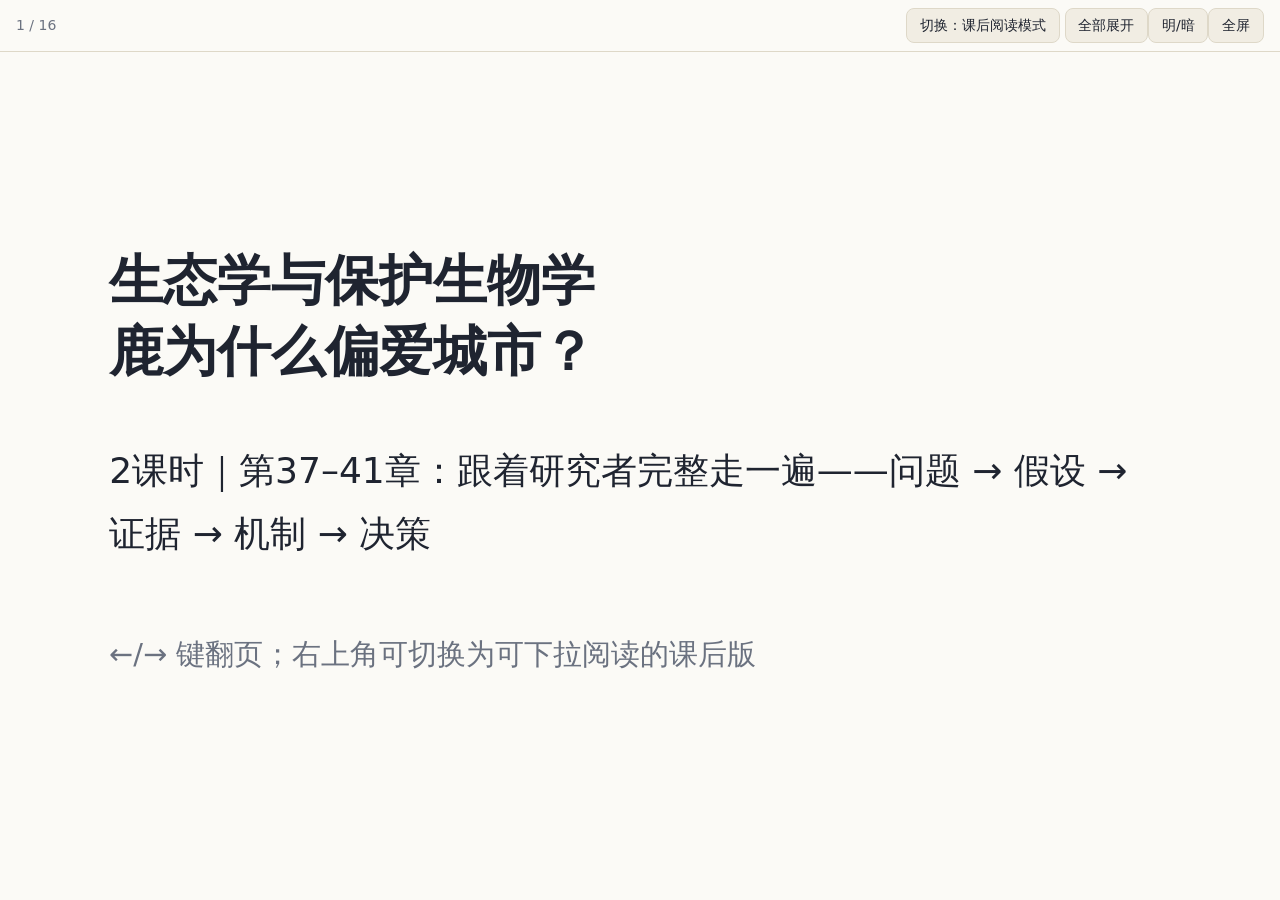
<file: lessons/生态与保护生物学/index.html>
<!DOCTYPE html>
<html lang="zh-CN"><head><meta charset="utf-8">
<meta name="viewport" content="width=device-width, initial-scale=1, viewport-fit=cover">
<title>生态与保护生物学 · 鹿为什么进城？</title>
<link rel="stylesheet" href="../../assets/lecture.css"></head>
<body class="slide">
<header><span id="pos"></span><span><button id="tg">切换：课后阅读模式</button> <button id="th">明/暗</button></span></header>
<main>

<section><h1>生态学与保护生物学<br>鹿为什么偏爱城市？</h1>
<p>2课时｜第37–41章：跟着研究者完整走一遍——问题 → 假设 → 证据 → 机制 → 决策</p>
<p class="min">←/→ 键翻页；右上角可切换为可下拉阅读的课后版</p></section>

<section><span class="min">开场 · 第一课时</span><h2>科学表述纪律（先立规矩）</h2>
<div class="grid"><div class="card"><b>物种不同</b><br>北美白尾鹿 ≠ 大连梅花鹿，结论不能直接搬</div><div class="card"><b>相关≠因果</b><br>混杂因素必须摆到桌面上</div><div class="card"><b>探测率≠数量</b><br>每个监测指标都有解释边界</div></div>
<div class="ask">如果北美的结论不能直接用，我们到底从国外研究里学什么？——学<b>思路与可检验假设</b>，结论须用本地数据验证。</div></section>

<section><span class="tag">导入</span><span class="min">第一课时</span><h2>大连梅花鹿进城了</h2>
<p>新闻图片：梅花鹿出现在居民区、啃食绿化带、与市民近距离相遇。</p>
<div class="ask">鹿为什么进城？这件事对鹿、对森林、对市民，分别意味着什么？——本课不直接给答案，我们跟着一组国外研究者完整走一遍。</div>
<details class="ext"><summary>扩展：记忆锚点</summary>一个问题：城市对鹿是利还是弊？三个悬念：①鹿为什么偏爱人类开发较多的区域？②鹿多了，森林会自动恢复吗？③居民喜欢鹿、管理者担心生态，怎样决策？</details></section>

<section><span class="tag">假设</span><h2>把“利弊”改写成可检验的假设</h2>
<p>分组任务：城市对鹿的影响，怎样说才算是科学问题？</p>
<div class="grid"><div class="card"><b>假设 A</b><br>食物因素：植被丰富度决定鹿的分布</div><div class="card"><b>假设 B</b><br>人类开发因素：觅食补贴／人盾效应</div><div class="card"><b>假设 C</b><br>捕食者回避：避开郊狼</div></div>
<p><b>概念引入：</b>生态因子、栖息地（第37章）。好假设的标准：<b>可被数据否证</b>——三个假设若都“怎么说都对”，就都不是科学假设。</p>
<div class="ask">请预测：哪类数据能同时区分 A、B、C？</div></section>

<section><span class="tag">方法</span><h2>研究设计：Wuensch et al. 2025 的四问</h2>
<table><tr><th>问题</th><th>方案</th></tr>
<tr><td>怎么知道鹿在哪？</td><td>207 台红外相机 × 365 天，分层布设（74,449 相机·天，45,942 次鹿探测）</td></tr>
<tr><td>怎么避免重复计数？</td><td>同种间隔 &gt;才算一次<b>独立探测</b></td></tr>
<tr><td>怎么量化开发程度？</td><td>相机 500 m 半径内土地覆盖比例</td></tr>
<tr><td>怎么量化食物与捕食者？</td><td>MODIS 增强植被指数 EVI（食物）；郊狼探测率（捕食者）</td></tr></table>
<p><b>概念引入：</b>种群监测、样方与探测率（第38章）。</p>
<div class="ask">同一只鹿在镜头前来回走十次，等于十只鹿吗？探测率的高低还可能由什么造成？</div></section>

<section><span class="tag">证据</span><h2>读真实结果（原文 Figure 2 / Table 3）</h2>
<div class="grid"><div class="card"><b>假设 B 最强</b><br>全年四个时期，鹿探测率均与灌丛湿地、低–中度开发区、人工绿地显著正相关</div><div class="card"><b>假设 A 部分</b><br>繁殖期与 EVI 正相关</div><div class="card"><b>假设 C 存疑</b><br>郊狼仅产仔期显著、且为<b>正</b>相关</div></div>
<div class="ask">郊狼探测率与鹿<b>正</b>相关——这与假设 C 的预期相反，怎么办：推翻假设，还是怀疑解释？</div>
<details class="ext"><summary>扩展：为什么坚持用原文图表</summary>论文图表保留原坐标轴与显著性标注，不重新绘制以免失真；关键数字（207、74,449、45,942）均经原文核实。</details></section>

<section><span class="tag">机制</span><h2>机制与不确定性</h2>
<p><b>机制：</b>觅食补贴（草坪等人工绿地提供食物）＋人盾效应（有人的地方捕食风险低）。</p>
<div class="ask">产仔期鹿–郊狼正相关有两种解释：共用地域？还是鹿被回避逼得活动更多？相机数据能区分吗？——承认“数据答不了”也是一种科学结论。</div>
<details class="ext"><summary>扩展：概念补遗（第37/39章）</summary>种间关系：捕食、竞争、互利在此案例中如何同时出现；“人”既是干扰因子，也可成为鹿的“庇护者”。</details></section>

<section><span class="tag">悬念</span><h2>悬念收尾：鹿多了，森林会怎样？</h2>
<div class="ask"><b>课后任务：</b>画一条“鹿—植物—其他动物”因果链，下节课展示。要求每个箭头都能指出“什么数据能检验它”。</div></section>

<section><span class="tag">推演</span><span class="min">第二课时</span><h2>因果链展示与级联效应</h2>
<p>学生展示 → 教师补齐：<b>高密度啃食 → 幼苗与林下植被衰退 → 依赖林下的昆虫、鸟类受影响</b>。</p>
<p><b>概念引入：</b>群落结构、演替、营养级联（第39/40章）。</p>
<div class="ask">如果鹿被移走，森林一定会“自动恢复”吗？恢复是可逆的吗？</div></section>

<section><span class="tag">检验</span><span class="tag">反驳</span><h2>Jenkins &amp; Howard：植被恢复的因果强度</h2>
<table><tr><th>支持因果</th><th>混杂因素（同期发生）</th></tr>
<tr><td>2013 年有基线监测；调控后指示植物（天南星、白类叶升麻）高度上升、本土木本丰富度与密度增加、啃食率下降</td><td>吉丁虫杀死大量白蜡树、林冠变开阔；一例外来木本大量增加</td></tr></table>
<p><b>概念引入：</b>生态恢复、生物入侵（第39/41章）。</p>
<div class="ask">这能证明“全是鹿减少的功劳”吗？还需要什么对照？</div></section>

<section><span class="tag">决策</span><h2>结构化决策：给大连梅花鹿开方案</h2>
<table><tr><th>要素</th><th>内容</th></tr>
<tr><td>目标</td><td>谁的？市民、鹿、森林，各是什么？目标之间冲突吗？</td></tr>
<tr><td>可选措施</td><td>禁止投喂／栖息地管理／迁地保护／种群调控</td></tr>
<tr><td>评价指标</td><td>啃食率指数、植被样方、公众态度……</td></tr>
<tr><td>风险与分歧</td><td>利益相关者立场；“实施管理 ≠ 必然见效”</td></tr></table>
<p><b>概念引入：</b>种群调节、保护策略（第38/41章）。</p>
<details class="ext"><summary>扩展：真实管理案例</summary>Boehne et al.（《Wildlife Biology》）与 Bennett et al. 2025（《EMR》）表明：措施见效与否取决于目标设定与监测反馈，管理本身是持续实验。</details></section>

<section><span class="tag">迁移</span><h2>回到大连：需要什么数据？</h2>
<div class="grid"><div class="card"><b>传统监测</b><br>红外相机、植被基线样方、啃食率指数</div><div class="card"><b>分子监测</b><br>eDNA、DNA 条形码、高通量测序、基因组学</div><div class="card"><b>社会维度</b><br>公众态度问卷</div></div>
<p>相机与分子方法构成“传统—分子”对照：当滨海林地布设相机困难时，eDNA 如何补位？</p>
<details class="ext" open><summary>扩展：我国的保护成就</summary>国家公园体系建设；大熊猫受威胁等级由“濒危”下调为“易危”——生态文明与科技报国。</details></section>

<section><h2>小结：37–41 章一张图</h2>
<table><tr><th>层次</th><th>核心概念</th><th>本课落点</th></tr>
<tr><td>个体与环境</td><td>生态因子、栖息地（37）</td><td>鹿为什么选开发区</td></tr>
<tr><td>种群</td><td>监测、探测率、调节（38）</td><td>相机设计、管理措施</td></tr>
<tr><td>群落</td><td>结构、演替、种间关系（39）</td><td>级联、入侵、恢复</td></tr>
<tr><td>生态系统</td><td>营养级联、能流（40）</td><td>鹿—植物—动物链</td></tr>
<tr><td>生物多样性</td><td>三层次、保护策略（41）</td><td>eDNA、决策框架</td></tr></table>
<p>全课程一句话收束：从分子到生态系统，生物学的每一步都要<b>可检验</b>。</p></section>

<section><h2>重点与难点</h2>
<div class="grid"><div class="card"><b>重点</b><br>生态系统基本组成与生物多样性内涵；假设—证据—机制—决策的研究逻辑；eDNA、DNA 条形码及基因组学原理与应用</div><div class="card"><b>难点</b><br>“相关≠因果”与混杂因素识别；探测率与种群数量的关系；概念如何转化为管理决策</div></div></section>

<section><h2>课后思考题</h2>
<div class="ask"><b>1.</b> 人类活动可能通过哪些途径影响生态系统和生物多样性？以鹿—城市关系为例。</div>
<div class="ask"><b>2.</b> Wuensch et al. 如何用相机数据区分“鹿喜欢开发区的绿地”与“鹿只是避开森林”？设计还有哪些不确定性？</div>
<div class="ask"><b>3.</b> Jenkins &amp; Howard 观察到调控后植被恢复，为什么不能立即断言“全是鹿减少的功劳”？还需要什么证据？</div>
<div class="ask"><b>4.</b> 环境 DNA 技术为什么能用于物种监测？与相机调查相比优劣何在？</div>
<div class="ask"><b>5.</b> 居民喜欢鹿、管理者担心生态——请设计大连梅花鹿的管理决策流程：目标、措施、评价指标。</div>
<div class="ask"><b>6.</b> 北美白尾鹿的结论能否直接套用于大连梅花鹿？说明可迁移与不可迁移的部分。</div>
<details class="ext" open><summary>作业</summary>“大连梅花鹿管理方案建议书”（1 页）：≥3 个可检验假设＋监测方案＋评价指标与时间表。下次课交。</details></section>

<section><h2>预告与收束</h2>
<p>本课为全课程理论最后一讲：一条主线走完“发现问题—提出假设—获取证据—解释机制—评估管理”，也走完了普通生物学从分子到生态系统的全部层次。</p>
<p class="min">主线文献：Wuensch et al. 2025, Ecosphere（doi:10.1002/ecs2.70480）；Jenkins &amp; Howard 2021（doi:10.3375/043.041.0206）；Boehne et al.（doi:10.1002/wlb3.01370）；Bennett et al. 2025（doi:10.1111/emr.70016）</p></section>

</main>
<script src="../../assets/lecture.js"></script></body></html>
</file>
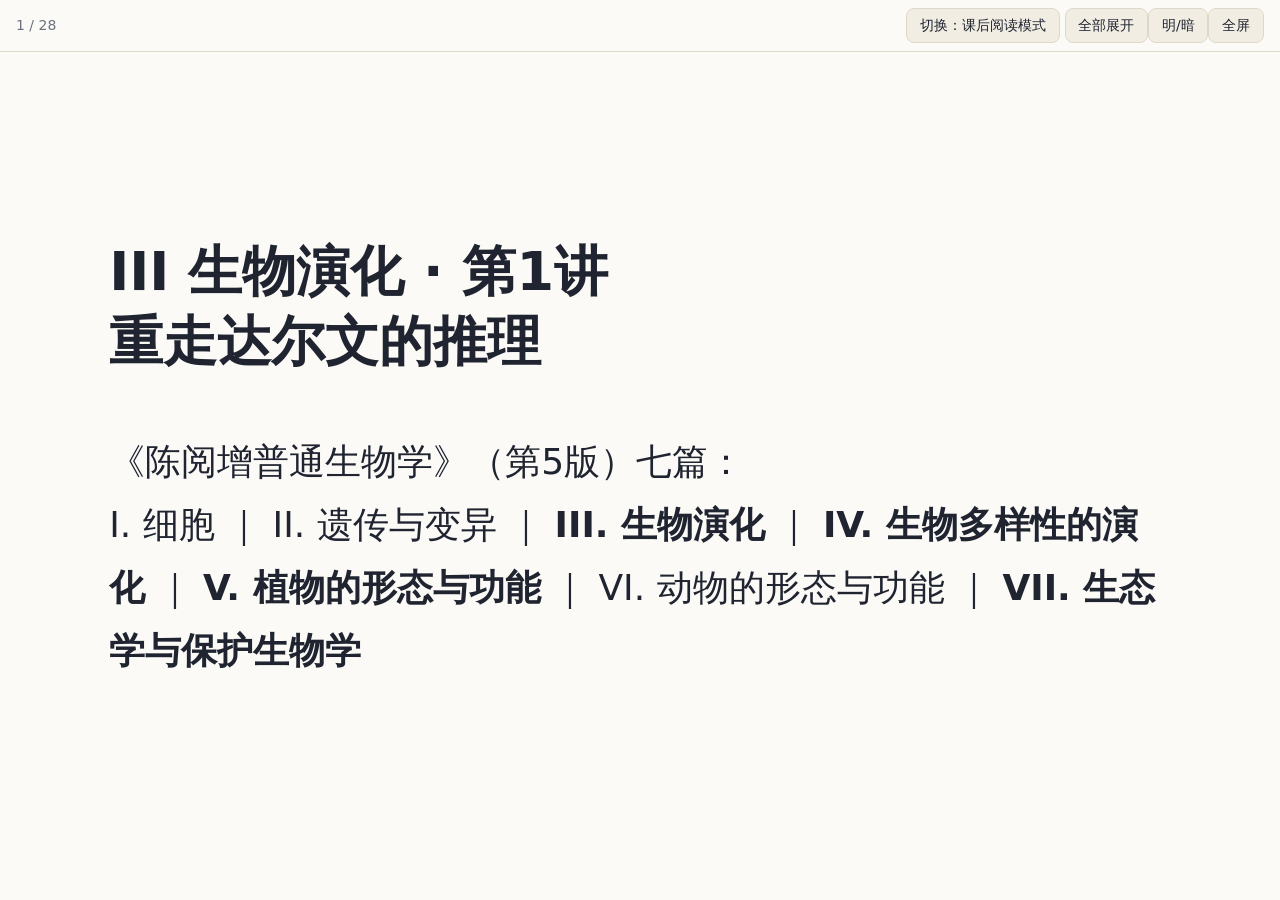
<file: lessons/生物演化1/index.html>
<!DOCTYPE html>
<html lang="zh-CN"><head><meta charset="utf-8">
<meta name="viewport" content="width=device-width, initial-scale=1, viewport-fit=cover">
<title>生物演化 · 第1讲：重走达尔文的推理</title>
<link rel="stylesheet" href="../../assets/lecture.css"></head>
<body class="slide">
<header><span id="pos"></span><span><button id="tg">切换：课后阅读模式</button> <button id="th">明/暗</button></span></header>
<main>

<section><h1>III 生物演化 · 第1讲<br>重走达尔文的推理</h1>
<p class="min rd">2课时 ｜ 跟着达尔文的故事，学科学怎样“想”出来</p>
<p>《陈阅增普通生物学》（第5版）七篇：<br>I. 细胞 ｜ II. 遗传与变异 ｜ <b>III. 生物演化</b> ｜ <b>IV. 生物多样性的演化</b> ｜ <b>V. 植物的形态与功能</b> ｜ VI. 动物的形态与功能 ｜ <b>VII. 生态学与保护生物学</b><br><span class="min rd">接下来的一个月，我将带领大家学习其中加粗的四篇，今天从第 III 篇开始。</span></p>
<p class="min rd">←/→ 键翻页；右上角可切换为可下拉阅读的课后版</p></section>

<section><span class="tag">升学</span><h2>研究生入学考试改革：能力考查成为选拔重心</h2>
<table><tr><th>试点</th><th>内容</th></tr>
<tr><td>考应用</td><td>「临床医学综合能力（西医）」306 全国统考全面铺开（教育部教研厅〔2025〕2 号），各校自命题改考统考；大纲明确考查“<mark>运用所学知识综合分析、解决临床实际问题的应用能力</mark>”，而非记忆条文</td></tr>
<tr><td>考定量</td><td>北京大学逻辑学、科学技术哲学等专业 2026 研究生入学考试科目三改为<mark>数学三</mark>，山东大学等高校跟进，<mark>定量分析能力</mark>正从理工科扩展到人文社科的选拔要求</td></tr></table>
<div class="ask">线索：入学选拔正从“记住了什么”转向“<mark>能运用、能分析</mark>”。本课将带你重走达尔文的故事，在其中训练“从证据到结论的推理”，正是这种能力。</div></section>

<section><span class="tag">本科</span><h2>应用型本科：两项核心训练</h2>
<div class="grid"><div class="card"><b>① 学技能，更要学<mark>原理</mark></b><br>掌握原理后，熟悉情境可以胜任，陌生情境也能应对。技能会过时，<mark>迁移力</mark>才持久</div>
<div class="card"><b>② 会流程，更要会<mark>探究</mark></b><br>从验证性实验走向设计性、探究性项目：自行提出假设、设计方案、检验结论，形成<mark>高阶能力</mark></div></div>
<table><tr><th>数据</th><th>来源</th></tr>
<tr><td><mark>分析性思维</mark>连续位列雇主最看重的核心技能第一位，约 7/10 的企业视其为 2025 年必备；<mark>创造性思维</mark>、<mark>好奇心</mark>等紧随其后</td><td>世界经济论坛《未来就业报告 2025》，调研全球 1000+ 家雇主</td></tr>
<tr><td>AI 时代企业选才正从“会用工具”转向“<mark>能定义问题、做判断</mark>”：面对不确定性时的合理归因能力，已成为区分“高潜力人才”的关键</td><td>前程无忧 51job《2026 校招人才素质白皮书》，基于近五年 800 万人次校招测评数据</td></tr></table>
<details class="ext"><summary>要点归纳</summary><b>把技能建立在原理之上，把能力培养落实在探究之中</b>：理解原理，技能过时后仍可快速迁移；掌握探究，面对没有现成答案的问题也知道如何入手。</details>
<details class="ext"><summary>学生版框架速览：四个维度 × 三级进阶</summary>UNESCO 2024 年发布全球首份《学生人工智能能力框架》，采用 4 维度 × 3 级进阶 = 12 项能力的结构。每项分“<b>理解 Understand</b> → <b>应用 Apply</b> → <b>创造 Create</b>”三级进阶。<br>四个维度及各级要求：<br>1. <b>以人为本的意识</b>：人的主体性 → 人的责任 → 社会责任<br>2. <b>AI 伦理</b>：伦理原则 → 安全负责地使用 → 共创伦理规则<br>3. <b>AI 技术与应用</b>：基本知识 → 应用技能 → 用 AI 创造<br>4. <b>AI 系统设计</b>：理解设计思维 → 设计解决方案 → 创造 AI 应用<br>与本页两件事两两呼应：<b>① 练原理</b> ↔ “AI 技术与应用”＋“以人为本的意识”：懂原理才能在工具换代时迁移，理解人与 AI 的关系是价值坐标；<b>② 练探究</b> ↔ “AI 系统设计”＋“AI 伦理”：前者指向自己提出问题、设计方案、做出东西，后者要求在探究中做负责任的判断（ethics-by-design）。框架的最高进阶是“创造”而非“会用”。<br>下载：<a href="../../materials/UNESCO_学生AI能力框架_英文原版_2024.pdf" download>《AI competency framework for students》(2024，英文，80页，PDF)</a>（CC BY-SA 3.0 IGO）</details>
<details class="ext"><summary>教师版框架速览：五个方面 × 三级进阶</summary>UNESCO 配套发布的《教师 AI 能力框架》（2024，52页）与学生版同步开发，采用 5 方面 × 3 级进阶 = 15 个能力块的结构。<br>三级进阶：<b>习得 Acquire</b>（全体教师必备的基础 AI 素养）→ <b>深化 Deepen</b>（设计有意义的教学策略，深度融入 AI）→ <b>创造 Create</b>（创造性配置 AI，开创变革性教学）。<br>五个方面及各级要求：<br>1. <b>以人为本的意识</b>：人的主体性 → 人的责任 → 社会责任<br>2. <b>AI 伦理</b>：伦理原则 → 安全负责地使用 → 共创伦理规则<br>3. <b>AI 基础与应用</b>：基本技术与应用 → 应用技能 → 用 AI 创造<br>4. <b>AI 教学法</b>：AI 辅助教学 → AI 与教学法整合 → AI 增强的教学变革<br>5. <b>AI 促进专业发展</b>：AI 支持终身学习 → AI 增强组织学习 → AI 支持专业转型<br>与学生版对照：两版共享"以人为本、伦理、基础与应用"，教师版把学生版的"AI 系统设计"换成了教师的立身之本：<b>教学法</b>与<b>专业发展</b>；进阶终点同为"创造"，但教师版的创造落在教学变革而非技术产品。<br>下载：<a href="../../materials/UNESCO_教师AI能力框架_英文原版_2024.pdf" download>《AI competency framework for teachers》(2024，英文，52页，PDF)</a>（CC BY-SA 3.0 IGO）</details></section>

<section><span class="tag">框架</span><h2>一个框架统摄全局：布鲁姆认知六层次</h2>
<table><tr><th style="text-align:left">改革信号 ↓ ／ 层次 →</th><th>记忆</th><th>理解</th><th><mark>应用</mark></th><th><mark>分析</mark></th><th><mark>评价</mark></th><th><mark>创造</mark></th></tr>
<tr><td style="text-align:left">306 西医综合“考应用不考背诵”</td><td>·</td><td></td><td><b>●</b></td><td></td><td></td><td></td></tr>
<tr><td style="text-align:left">文科研究生入学考试加数学三</td><td></td><td></td><td></td><td><b>●</b></td><td></td><td></td></tr>
<tr><td style="text-align:left">企业选才“能定义问题、做判断”</td><td></td><td></td><td></td><td><b>●</b></td><td><b>●</b></td><td></td></tr>
<tr><td style="text-align:left">验证性实验 → 探究性项目</td><td></td><td></td><td>·</td><td><b>●</b></td><td><b>●</b></td><td><b>●</b></td></tr>
<tr><td style="text-align:left">UNESCO 框架进阶“理解→应用→创造”</td><td></td><td>·</td><td>·</td><td></td><td></td><td><b>●</b></td></tr></table>
<p class="min">从低到高：记忆 → 理解 → <mark>应用 → 分析 → 评价 → 创造</mark>；● 落点，· 途经</p>
<div class="ask">AI 可以代劳记忆与复述（金字塔底端），也可以作为工具辅助顶端，但<mark>用什么、怎么用、判断好坏</mark>，始终是人的高阶认知。本课及作业要求亲自讲解，正是把训练锚定在 AI 替代不了的那几层。</div>
<details class="ext"><summary>要点归纳</summary>各项改革指向同一趋势：评价的天平正从布鲁姆金字塔的底端（记忆、理解）移向顶端（分析、评价、创造）。低阶认知正被 AI“外包”，人的价值在高阶区。本课每一站训练的推理，都在逐层向上。</details>
<details class="ext"><summary>最新动态：UNESCO 数字学习周 2026（2026 年 9 月，巴黎）</summary>UNESCO 发布第二届全球高校 AI 使用调查（基于全球 UNESCO 教席网络）：<b>93%</b> 的学者认为学生正在用生成式 AI 完成作业，<b>63%</b> 认为学生的认知能力因此下降；但只有不到 <b>1%</b> 支持完全禁止 AI——主流共识是“特定作业允许使用，或要求声明使用”。同场 25 国教育部长通过《部长联合声明》：教育在 AI 时代仍是人权与公共品，应优先发展与保护学生的批判性理解，选用“促使学生去推理、去完成认知劳动”的 AI，而非替代学生思考的 AI。这与本页结论一致：<mark>AI 可以代劳低阶认知，选择与判断始终是人的高阶认知</mark>。来源：<a href="https://www.unesco.org/en/articles/education-ministers-call-education-remain-common-good-age-ai-unescos-digital-learning-week" target="_blank">UNESCO 官网 2026-09-09 新闻稿</a>及<a href="https://unesdoc.unesco.org/ark:/48223/pf0000399360" target="_blank">《Ministerial Statement》（UNESDOC pf0000399360）</a>。另：2024 版两份 AI 能力框架目前仍为现行版本，UNESCO 将于 2027 年 3 月数字学习周发布后续政策简报。</details></section>

<section><span class="tag">作业</span><h2>自主探究：五周迭代五个版本，完成一件自己的作品</h2>
<details class="ext"><summary>为什么布置这个作业</summary>综上所述，上述内容指向同一结论：<b>生物学不只有老师讲授的知识点，也有你自己可以提出的问题；学习不只有一种正确的形式，每个人都可以找到自己的表达方式。</b>本课开头的“进化还是演化”，就是教师对感兴趣的问题所作的一次简单探索，接下来由你完成。</details>
<table><tr><th>要求</th><th>说明</th></tr>
<tr><td><b>选题</b></td><td>教材 P192–391、P524–576，任选一个你感兴趣、希望真正理解的知识点：概念、原理、理论、结构、机制、现象、科学问题、一段历史，或一个引起你兴趣的发现</td></tr>
<tr><td><b>内容</b></td><td>以你认同的方式解释它：示意图、实例、证据、逻辑链……</td></tr>
<tr><td><b>形式（非纯文字）</b></td><td>要么动手，要么动嘴：手绘、实物制作、讲解视频等均可；可用 AI 生成图片、动画等素材，但<mark>必须包含本人亲自讲解的音频或视频</mark>：AI 能替你写出流畅的文字、生成精美的画面，却替不了你亲口讲出来的理解</td></tr>
<tr><td><b>节奏</b></td><td>五周、五次作业、五个版本，逐步深入；<mark>本周五 21:59 前</mark>提交第一版，雨课堂"试卷"上传照片或作品链接</td></tr>
<tr><td><b>评价</b></td><td>科学准确（经得起推敲）· 真正理解（并非记忆结论，而是理解透彻）· 探究反思（留存探究过程，包括困惑）· 表达创意（以自己的方式表述清晰）</td></tr></table>
<details class="ext"><summary>评价细则：四维度在"AI 素材＋亲自讲解"与"纯手绘＋音频讲解"两种形式下如何判分</summary><b>科学准确</b>：若用 AI 生成素材，其中的科学错误同样计入，素材再精美，内容错误即扣分（识别并修正 AI 的错误，本身就是"评价"层的训练）。<br><b>真正理解</b>：以本人讲解为准，能脱稿、能回应追问，而非朗读讲稿，无论讲稿由谁写成。<br><b>探究反思</b>：若用了 AI 工具，用了什么、为何用、生成结果哪里不对、如何修正，也计入反思。<br><b>表达创意</b>：创意体现在个人构思与讲解；无论纯手绘还是 AI 素材，素材本身的精美程度不加分。<br><b>两种形式评价完全等值</b>：加分点始终在你自己的理解与表达，与素材来源无关。</details>
<details class="ext"><summary>提示（不必逐条作答，但请在作品中体现）</summary>· 我为什么对它感兴趣？<br>· 我想探究什么？实际做了什么（查文献、观察、推演……）？<br>· 我发现了什么？遇到了什么困难？还有什么没弄懂？</details>
<details class="ext"><summary>写在最后</summary>五个版本叠加，你将完整看到自己如何逐步走完从“感兴趣”到“讲清楚”的全过程。这正是本课反复强调的：从证据到结论的推理，和属于你自己的表达。</details></section>

<section><h2>从“进化”到“演化”：一字之差</h2>
<div class="grid" style="grid-template-columns:1fr 1fr;align-items:stretch">
<div class="card" style="text-align:center"><b>高中教材：进化</b><br><a href="img/高中进化.png" target="_blank"><img src="img/高中进化.png" alt="高中教材：进化" style="max-width:100%;max-height:68vh;object-fit:contain;margin:.3rem 0"></a></div>
<div class="card" style="text-align:center"><b>大学教材：演化</b><br><a href="img/大学演化.png" target="_blank"><img src="img/大学演化.png" alt="大学教材：演化" style="max-width:100%;max-height:68vh;object-fit:contain;margin:.3rem 0"></a></div>
</div>
<details class="ext"><summary>“进化”与“演化”：都是翻译</summary>高中教材的“进化”、大学教材的“演化”，都是对同一个英文词 <mark>evolution</mark> 的<mark>翻译</mark>。中文的两个词并非两个概念，差别出在译法上。你更认同哪一种译法？为什么？</details></section>

<section><span class="tag">词源</span><h2>调查：evolution 从哪里来？</h2>
<div style="display:flex;gap:1rem;align-items:flex-start">
<table style="flex:1"><tr><th>时代</th><th>含义</th></tr>
<tr><td>拉丁语 ēvolūtiō（ē- “出” + volvere “滚、卷”）</td><td><mark>“展开、摊开（书卷）”</mark>，引申为逐渐显露</td></tr>
<tr><td>17–18世纪</td><td>指胚胎的“预成论”发育：微小成体在卵中预先存在，发育只是<mark>“展开”</mark></td></tr>
<tr><td>《人类的由来》(1871)</td><td>达尔文首次正式使用 evolution 一词（第一版）</td></tr>
<tr><td>《物种起源》第六版 (1872)</td><td>evolution 才首次出现在《物种起源》中（1859 年第一版他多用 <mark>“descent with modification”</mark>，有修改的传衍）</td></tr>
<tr><td>同时代的斯宾塞等人</td><td>把 evolution 推广为普遍的<mark>“由简到繁、由低到高”的进步规律</mark>，进步色彩即由此引入</td></tr>
<tr><td>20世纪以来（综合论之后）</td><td>生物学定义为<mark>“种群基因频率的代际变化”</mark>，无方向、无目的</td></table>
<figure style="margin:0;flex:0 0 22%;text-align:center;font-size:.6em;color:var(--mut)"><a href="img/Preformation.gif" target="_blank"><img src="img/Preformation.gif" alt="预成论：精子中的小人" style="max-width:100%"></a><figcaption>Hartsoeker (1695)：预成论设想精子内住着 miniature 成体，发育只是“展开”<br><span style="font-size:.8em;opacity:.75">图：Nicolaas Hartsoeker, <i>Essai de dioptrique</i> (1694)</span></figcaption></figure>
</div>
<details class="ext"><summary>词义随认知而变：学概念不要停留在字面</summary>evolution 从“展开书卷”到胚胎发育，再到今天的生物学定义，含义一直在被人们不断修正。概念学习不应停留于字面，应追问：这个词<mark>当时</mark>指什么？<mark>现在</mark>指什么？是什么让它改变了？</details>
<details class="ext"><summary>扩展：达尔文自己怎么叫它</summary>达尔文在笔记本里称这一过程为 “transmutation”（嬗 shàn 变），1859 年《物种起源》第一版的书名和正文都没有用 evolution；1871 年《人类的由来》第一版他首次正式采用这个词，1872 年《物种起源》第六版才随之沿用。</details></section>

<section><span class="tag">追问</span><h2>为什么超过 1/4 在讲演化？</h2>
<p><mark>教材超过 1/4 在讲演化</mark>：2/7 篇（28.6%）、11/41 章（26.8%）、160/576 页（27.8%）、本学期 16/56 学时（28.6%）。为什么？</p>
<div class="ask">先记住这个比例。学完今天这一讲，再看你是否能给出自己的初步回答；这门课结束时，再回来检验它是否变深了。</div>
<details class="ext"><summary>教材的官方回答</summary>“演化理论是生命科学基础的基础。有了它，才能对生物的多样性、适应性和统一性做出完整的合乎逻辑的解释；把纷繁的生物贯穿起来形成系统；把生物学各分支融汇成一个整体，成为统一的生命科学。”这个回答偏抽象，不靠本课讲透：它要在整门课程中逐步展开，在本科四年的学习中反复印证，甚至要到二十年后回望时才能真正体会。</details></section>

<section><span class="tag">第 III 篇</span><h2>穿越：到达尔文的时代去</h2>
<div style="display:flex;gap:1rem;align-items:flex-start">
<div style="flex:1">
<p>教材第 192 页：<b>达尔文是演化理论的主要创立者</b>。</p>
<p class="rd">接下来，我们<mark>穿越到达尔文的时代</mark>，亲历演化理论被“想”出来的过程，<mark>体验它的推理</mark>。</p>
<p class="min">本课主线：五站</p>
<div class="grid"><div class="card"><b>① 旧世界</b><br>1830年代的“常识”</div><div class="card"><b>② 航行</b><br>贝格尔号上的观察</div><div class="card"><b>③ 机制</b><br>鸽子与马尔萨斯</div><div class="card"><b>④ 检验</b><br>20年的打磨</div><div class="card"><b>⑤ 发表</b><br>1858–1859</div></div>
</div>
<figure style="margin:0;flex:0 0 26%;text-align:center;font-size:.6em;color:var(--mut)"><a href="img/Darwin_1816.jpg" target="_blank"><img src="img/Darwin_1816.jpg" alt="7岁的达尔文（1816年）" style="max-width:100%"></a><figcaption>7 岁的达尔文（1816），手捧盆栽，Ellen Sharples 粉笔画</figcaption></figure>
</div>
<div class="ask rd">每一站请注意：达尔文此刻在运用哪一种推理？这五站正对应今天一篇研究论文的<mark>导论、观察、假说、检验、发表</mark>：达尔文用二十年，走完了一个完整的科研循环。</div></section>

<section><span class="tag">人物</span><h2>出发之前：达尔文的教育经历</h2>
<table><tr><th>时间</th><th>学校</th><th>专业／方向</th><th>学习内容与收获</th></tr>
<tr><td>1825–1827</td><td>爱丁堡大学</td><td>医学</td><td>两年后退学：厌恶当时手术无麻醉的血腥场面；随格兰特学习海洋生物分类，学会了<mark>标本采集与解剖</mark>，首次接触<mark>拉马克式演化学说</mark></td></tr>
<tr><td>1828–1831</td><td>剑桥大学基督学院</td><td>神学（原计划当牧师）</td><td>成绩中上；随植物学教授亨斯洛学习<mark>博物学</mark>，随地质学家塞奇威克参加<mark>野外地质考察</mark></td></tr>
<tr><td>1831–1836</td><td>贝格尔号（无学位的“社会大学”）</td><td>博物学家</td><td>环球航行五年：<mark>地质、化石、动植物标本的观察与采集</mark>，奠定演化理论的全部经验基础</td></tr></table>
<details class="ext"><summary>请注意这条轨迹</summary>医学没读完，牧师没当成，最“不务正业”的爱好（博物学）最终成了他的事业。促成这一转折的关键人物是谁？</details><details class="ext"><summary>“同亨斯洛一起散步的人”</summary>达尔文在剑桥随植物学教授亨斯洛学习博物学，两人几乎每天一起散步，谈植物、昆虫与地质，结成忘年之交，同学们因此称他为“那个同亨斯洛一起散步的人”（the man who walks with Henslow）。达尔文在《自传》中说，亨斯洛对他的影响超过其他所有老师；后来也正是亨斯洛推荐他登上贝格尔号，成为随船博物学家。</details></section>

<section><span class="tag">背景</span><h2>① 1830年代的三个“常识”</h2>
<div class="grid"><div class="card"><b>生命由神分别创造</b><br>各从其类，一造而成</div><div class="card"><b>物种不变</b><br>每个物种被分别创造后固定不变</div><div class="card"><b>地球很年轻</b><br>几千年，没有时间发生变化</div></div>
</section>

<section><span class="tag">背景</span><h2>生命从哪里来？</h2>
<div style="display:flex;gap:1rem;align-items:flex-start">
<div style="flex:1">
<p>当时的主流答案是<mark>特创论（creationism）</mark>：每个物种由神分别创造、各从其类。</p>
<p>达尔文在两所大学里，恰好接收到它的正反两面：<br><b>爱丁堡（医学）</b>：泡在普林尼学会（Plinian Society）这个反自然神学的思想熔炉里，首次听到对特创论的公开质疑；<br><b>剑桥（神学）</b>：基督学院要求背诵佩利（William Paley）的论证，精巧的结构说明有设计者。</p>
</div>
<figure style="margin:0;flex:0 0 22%;text-align:center;font-size:.6em;color:var(--mut)"><a href="img/Paley.jpg" target="_blank"><img src="img/Paley.jpg" alt="威廉·佩利像" style="max-width:100%"></a><figcaption>威廉·佩利（中），身后为《自然神学》(1802) 所阐述的“钟表匠”论证</figcaption></figure>
</div>
<details class="ext"><summary>扩展：佩利与赖尔</summary>佩利的“钟表匠”论证是当时对适应最有力的解释：荒野里捡到一块表，必推知有制表人。赖尔《地质学原理》主张今天可见的缓慢过程足以塑造地貌，给了达尔文“深时”这一关键前提，这本书他随船携带。</details></section>

<section><span class="tag">背景</span><h2>物种不变，正反两方</h2>
<div style="display:flex;gap:1rem;align-items:flex-start;font-size:.72em">
<figure style="margin:0;flex:0 0 22%;text-align:center;font-size:.6em;color:var(--mut)"><a href="img/Linnaeus.jpg" target="_blank"><img src="img/Linnaeus.jpg" alt="林奈像" style="max-width:100%;max-height:38vh"></a><figcaption>林奈（Carl Linnaeus，1707–1778），着拉普兰装束<br><span style="font-size:.8em;opacity:.75">Hendrik Hollander (1853) 临摹自 1737 年原作</span></figcaption></figure>
<div style="flex:1">
<p><b>正统：林奈</b>。现代分类学之父在《自然系统》（Systema Naturae）中写道：“<i>There are as many species as the Infinite Being produced diverse forms in the beginning.</i>”（物种的数目，与造物主起初所造的各样形态一样多。）分类学的最高权威亲口为<mark>物种不变</mark>背书。</p>
</div>
<figure style="margin:0;flex:0 0 22%;text-align:center;font-size:.6em;color:var(--mut)"><a href="img/Lamarck.jpg" target="_blank"><img src="img/Lamarck.jpg" alt="拉马克像" style="max-width:100%;max-height:38vh"></a><figcaption>拉马克（Jean-Baptiste Lamarck，1744–1829），晚年</figcaption></figure>
<div style="flex:1">
<p><b>异见：拉马克</b>。1800 年讲演首提演化思想，1809 年《动物学哲学》最早明确区分结构上的深层关系与习性、环境造成的表面相似（variability 与 modification），主张<mark>物种本身可以改变</mark>。然而<mark>缺乏论证</mark>，没有广泛传播。</p>
</div>
</div>
<div class="ask rd">权威说的就一定对吗？没有论证的先见又为何无人接受？科学共同体究竟认什么？</div>
<details class="ext"><summary>达尔文与拉马克学说</summary>达尔文在爱丁堡随格兰特学习时接触的，正是拉马克式的演化学说：它提出了正确的问题，却没有给出可检验的机制。达尔文后来的工作，正是补上这缺失的论证。</details></section>

<section><span class="tag">背景</span><h2>地球很年轻？化石说不</h2>
<div style="display:flex;gap:1rem;align-items:flex-start">
<div style="flex:1">
<p>按当时通行的圣经年表（厄舍尔主教的推算），创世约在公元前 4004 年：地球只有几千年，没有留给演化足够的时间。</p>
<p>但<mark>化石</mark>给出了相反的证据：<b>玛丽·安宁（Mary Anning，1799–1847）</b>，英国莱姆里吉斯的化石采集者，发现并鉴定了<b>鱼龙</b>（1811）、<b>蛇颈龙</b>（1823）、<b>翼龙</b>（1828）。这些巨大的、早已灭绝的海洋爬行动物接连出土：一个只有几千年的地球，容不下这么多“出现过又消失”的巨大生物。</p>
</div>
<figure style="margin:0;flex:0 0 20%;text-align:center;font-size:.6em;color:var(--mut)"><a href="img/Anning.jpg" target="_blank"><img src="img/Anning.jpg" alt="玛丽·安宁像" style="max-width:100%"></a><figcaption>玛丽·安宁，与爱犬 Tray<br>B. J. Donne 水彩（约1842）</figcaption></figure>
</div>
<details class="ext"><summary>扩展：安宁与科学共同体</summary>安宁因性别与阶层无法进入皇家学会等学术机构，其发现常被购买她化石的绅士学者署名发表。她终身未婚、生活拮据，47 岁病逝。直到近年，她才作为“化石猎手”与古生物学奠基者之一被重新评价。另注：鱼龙、蛇颈龙、翼龙都不是恐龙（dinosauria 一词 1842 年才创立），“安宁发现恐龙”是通俗误传。</details></section>

<section><span class="tag">背景</span><h2>从化石到深时：抵达达尔文的两条路</h2>
<div style="display:flex;gap:1rem;align-items:flex-start;font-size:.72em">
<figure style="margin:0;flex:0 0 20%;text-align:center;font-size:.6em;color:var(--mut)"><a href="img/Sedgwick.jpg" target="_blank"><img src="img/Sedgwick.jpg" alt="塞奇威克像" style="max-width:100%;max-height:38vh"></a><figcaption>塞奇威克（Adam Sedgwick，1785–1873）</figcaption></figure>
<div style="flex:1"><p><b>塞奇威克</b>。剑桥地质学家，曾从安宁处购买化石用于研究。<br>达尔文在爱丁堡读医时听地质课，觉得枯燥至极；1831 年夏随塞奇威克在威尔士做野外考察，却自感“学了非常多，并发展出强烈兴趣”。</p></div>
<figure style="margin:0;flex:0 0 20%;text-align:center;font-size:.6em;color:var(--mut)"><a href="img/Lyell.jpg" target="_blank"><img src="img/Lyell.jpg" alt="赖尔像" style="max-width:100%;max-height:38vh"></a><figcaption>赖尔（Charles Lyell，1797–1875），1840 年英国科学促进会格拉斯哥会议<br>Alexander Craig 绘</figcaption></figure>
<div style="flex:1"><p><b>赖尔</b>。《地质学原理》（第 1 卷，1830 年 1 月）主张均变论，把地球史拉长到<mark>百万年量级的“深时”</mark>，其论证正依赖安宁等人提供的化石记录。<br>带着野外考察激发的兴趣，达尔文<mark>随身携带第 1 卷</mark>登上贝格尔号（1831 年 12 月），航行中陆续收到第 2、3 卷，用均变论解释南美地层与珊瑚礁。</p></div>
</div>
<div class="ask rd">同样一门学科，课堂枯燥、野外迷人。野外考察给了达尔文什么，是教室给不了的？“地球很年轻”这个常识，正是在他自己的观察中被推翻的。</div>
<details class="ext"><summary>此时的达尔文是什么样的人</summary>请记住这个出发点的达尔文：他刚拿到神学学位，航行期间自称“十分正统”的国教信徒，甚至被船上军官当作“随船的基督徒”。他不仅虔信特创论，还在航行中主动用“创造中心”（centres of creation）解释物种的地理分布；爱丁堡时听过的拉马克式学说，他自述“听了一无触动”。动摇发生在航行后段：加拉帕戈斯的观察之后，他开始怀疑物种并非固定不变。推翻“年轻地球”与“物种不变”的，正是这个虔诚信徒自己，被自己的观察一步步推着走。<br>史料出处：达尔文《自传》（1876 年撰，载 F. Darwin 编 <a href="https://en.wikisource.org/wiki/The_Autobiography_of_Charles_Darwin" target="_blank">The Autobiography of Charles Darwin</a>, 1887）中“准备当牧师”与“贝格尔号航行”各节（含“我毫不怀疑圣经每字每句的严格字面真实”一语）；“创造中心”见《贝格尔号之旅》（<a href="https://en.wikisource.org/wiki/Journal_of_Researches" target="_blank">Journal of Researches</a>, 1839）关于加拉帕戈斯的论述；综述见 <a href="https://en.wikipedia.org/wiki/Religious_views_of_Charles_Darwin" target="_blank">Wikipedia: Religious views of Charles Darwin</a>。</details>
<details class="ext"><summary>深时为什么关键</summary>哪怕极缓慢的变化，乘以百万年也能积累成巨大的不同。没有深时，任何渐变的演化机制都无法成立；有了深时，缓慢的自然选择才可能有今天所见的效果。达尔文在《物种起源》里专门讨论了地质记录的不完整性，并援引赖尔估计地球的古老程度。</details></section>

<section><span class="tag">观察</span><h2>贝格尔号的航线（1831–1836）</h2>
<p style="text-align:center;margin:0 0 .2rem"><a href="img/Voyage_of_the_Beagle-en.svg" target="_blank"><img src="img/Voyage_of_the_Beagle-en.svg" alt="贝格尔号环球航线图" style="max-width:100%;max-height:55vh"></a></p>
<p class="min" style="text-align:center;margin:.1rem 0 0">1831 年 12 月自英国德文波特启航，先向南美东岸，绕过合恩角后再沿西岸北上，赴加拉帕戈斯，横渡太平洋经塔希提、新西兰、澳大利亚，绕好望角，1836 年 10 月返抵英国；全程约五年。</p>
<details class="ext"><summary>这张图怎么看</summary>红线为航线，深色段落为达尔文登岸做内陆考察的路程。请留意三处关键坐标：①潘帕斯地层（大地懒与犰狳化石）；②加拉帕戈斯群岛（岛屿间差异）；③南美大陆自北向南的物种替代（美洲鸵）。下一页的三组观察，全部发生在这条线上。</details></section>

<section><span class="tag">观察</span><h2>观察与记录</h2>
<div class="grid"><div class="card"><b>① 采集制作</b><br>船上制标本：盐渍、砷皂防腐、逐件编号、贴标签、写采集地</div><div class="card"><b>② 运回伦敦</b><br>标本分批寄回，入藏动物学会等机构，构成可查证的国家收藏</div><div class="card"><b>③ 分寄鉴定</b><br>按类群寄给各领域专家：古尔德认雀类、欧文认化石，鉴定结果才具权威</div><div class="card"><b>④ 绘图出版</b><br>《贝格尔号动物学》(1838–1843) 出版商组织雕版师据标本绘图出版，观察成为公共知识</div></div>
<p class="min">相机时间线：1826–1827 尼埃普斯第一张照片（不可实用）→ <mark>1831–1836 航行期间照相术尚未实用化</mark> → 1839 达盖尔银版法公布 → 1851 湿版法方可用于科学记录</p>
<details class="ext"><summary>相机时间线</summary><table><tr><th>年代</th><th>影像技术</th><th>达尔文在哪里</th></tr>
<tr><td>1826–1827</td><td>尼埃普斯拍出第一张照片（曝光约 8 小时，尚不可实用）</td><td>剑桥读神学</td></tr>
<tr><td>1831–1836</td><td>照相术未实用化，<mark>无法带相机上船</mark></td><td>贝格尔号航行，全程靠标本、文字与手绘</td></tr>
<tr><td>1839</td><td>达盖尔银版法公布，摄影术诞生</td><td>刚回国两年，正整理标本与笔记</td></tr>
<tr><td>1851</td><td>火棉胶湿版法，摄影开始可用于科学记录</td><td>已在研究藤壶</td></tr>
<tr><td>1888</td><td>柯达手持相机问世（“你按快门，其余我们做”），记录工具平民化</td><td>《物种起源》出版已 29 年；达尔文处于晚年荣誉顶峰，1882 年已逝世</td></tr></table></details>
<details class="ext"><summary>没有相机的年代，证据靠什么保证可靠</summary>达盖尔银版法 1839 年才公布，贝格尔号起航时照相术尚未实用化，达尔文全程只能靠标本与文字、手绘记录。科学的可靠性不靠影像，而靠<mark>编号与标签、多点收藏、独立专家鉴定</mark>。这与今天“AI 可生成以假乱真图像”的时代是同一个问题：证据的可信度来自程序，不来自画面。</details>
<div class="ask rd">没有相机的博物学靠什么保证证据可靠？编号、标签、多点收藏、独立鉴定，这些程序今天过时了吗？</div></section>

<section><span class="tag">观察</span><h2>标本至今还在</h2>
<div class="grid"><div class="card"><b>加拉帕戈斯嘲鸫模式标本</b><br><a href="img/NHM_mockingbirds.jpg" target="_blank"><img src="img/NHM_mockingbirds.jpg" alt="达尔文 1835 年采集的加拉帕戈斯嘲鸫模式标本" style="max-width:100%;max-height:38vh"></a>达尔文 1835 年亲手采集的嘲鸫<mark>模式标本</mark>，现藏伦敦自然史博物馆；正是各岛嘲鸫的差异最先动摇了“物种不变”</div><div class="card"><b>“达尔文雀”标本</b><br><a href="img/NHM_finches.jpg" target="_blank"><img src="img/NHM_finches.jpg" alt="达尔文雀标本一列" style="max-width:100%;max-height:38vh"></a>达尔文采集的雀类标本；回国后古尔德才确认它们是亲缘相近的一群，达尔文当初误记为不同科的鸟</div></div>
<p class="min rd">图片来源：The Trustees of The Natural History Museum, London（<a href="https://www.nhm.ac.uk/our-science/services/collections/zoology/birds/skins/hms-beagle.html" target="_blank">贝格尔号鸟类皮张收藏页</a>）</p>
<details class="ext"><summary>这批标本后来的命运</summary>达尔文共采集近 500 号鸟类皮张，交由伦敦动物学会博物馆，古尔德据此描述了 39 个新种及亚种。1855 年该博物馆藏品散售，大英博物馆购入大部分模式标本；经多年回溯，自然史博物馆现存达尔文贝格尔号鸟类近 200 号，另有近一半标本至今下落不明——180 多年前的标签与编号，仍是今天追踪它们的唯一线索。</details></section>

<section><span class="tag">观察</span>
<div class="grid"><div class="card"><b>雕齿兽化石</b><br><a href="img/640px-panochthus_frenzelianus.jpg" target="_blank"><img src="img/640px-panochthus_frenzelianus.jpg" alt="雕齿兽化石" style="max-width:100%;max-height:30vh"></a><span class="min rd">雕齿兽化石：Ryan Somma，CC BY-SA 2.0</span><a href="img/Armadillos.jpeg" target="_blank"><img src="img/Armadillos.jpeg" alt="现生犰狳" style="max-width:100%;max-height:30vh"></a><span class="min rd">现生犰狳</span>潘帕斯地层中的雕齿兽（1839 年由欧文命名），与阿根廷今天的犰狳有着特殊的相似性</div><div class="card"><b>美洲鸵</b><br><a href="img/Rhea.jpg" target="_blank"><img src="img/Rhea.jpg" alt="美洲鸵（小美洲鸵）" style="max-width:100%;max-height:30vh"></a><span class="min rd">Charles J. Sharp，CC BY-SA 4.0</span>巴塔哥尼亚的 rhea，与非洲鸵鸟相似却分居两洲；南北两地还各有相近而不同的种</div><div class="card"><b>嘲鸫 dōng</b><br><a href="img/Mockingbird.jpg" target="_blank"><img src="img/Mockingbird.jpg" alt="加拉帕戈斯嘲鸫" style="max-width:100%;max-height:30vh"></a><span class="min rd">Charles J. Sharp，CC BY-SA 3.0</span>加拉帕戈斯各岛的嘲鸫互有差别，喙形与体型因岛而异</div><div class="card"><b>陆龟</b><br><a href="img/Tortoise.jpg" target="_blank"><img src="img/Tortoise.jpg" alt="加拉帕戈斯象龟" style="max-width:100%;max-height:30vh"></a><span class="min rd">James St. John，CC BY 2.0</span>各岛陆龟壳形不同，副总督劳森告诉他：看壳就知道龟来自哪座岛</div></div>
<p class="min">这些标本后来分寄古生物学家欧文、鸟类学家古尔德等专家鉴定，各自成为一类证据。</p>
<div class="ask">若每个物种各自独立创造，为何“相似的”总出现在同一地方或同一地层？</div>
<details class="ext"><summary>欧文其人</summary>理查德·欧文（Sir Richard Owen，1804–1892）在 1839 年命名雕齿兽模式种 <i>Glyptodon clavipes</i>；1842 年创造了 dinosaur（恐龙）一词；1843 年定义了 homologue（同源）与 analogue（同功）两个比较解剖学核心概念——后两者正是演化生物学至今仍在使用的基本工具。</details>
<details class="ext"><summary>扩展：一个诚实的细节</summary>达尔文起初没有把雀类按岛屿分别标记，回国后请古尔德鉴定才发现它们是亲缘相近的不同种，他不得不向同船者索取标本记录。好的观察需要事后回溯的数据。</details></section>


<section><span class="tag">观察</span><h2>专家的反馈：观察变成证据</h2>
<div class="grid" style="font-size:.72em"><div class="card"><b>欧文（化石）</b><br><a href="img/Owen.jpg" target="_blank"><img src="img/Owen.jpg" alt="理查德·欧文肖像（点击看原图）" style="max-width:100%;max-height:18vh"></a><span class="min rd">Henry Perronet Briggs，公有领域</span>南美的巨型灭绝动物与当地现生种结构相似：它们不是外来客，而是<mark>南美本土的“居民”</mark></div><div class="card"><b>古尔德（鸟类）</b><br><a href="img/Gould.jpg" target="_blank"><img src="img/Gould.jpg" alt="约翰·古尔德肖像（点击看原图）" style="max-width:100%;max-height:18vh"></a><span class="min rd">Thomas Herbert Maguire，石版画，公有领域</span>加拉帕戈斯各岛的嘲鸫不是变种而是<mark>不同的种</mark>；雀类看似分属不同科，实为亲缘相近的一群</div><div class="card"><b>菲茨罗伊与水手们（南美）</b><br><a href="img/FitzRoy.jpg" target="_blank"><img src="img/FitzRoy.jpg" alt="罗伯特·菲茨罗伊肖像（点击看原图）" style="max-width:100%;max-height:18vh"></a><span class="min rd">公有领域</span>证实巴塔哥尼亚的美洲鸵与更北方的种类体型不同，是<mark>两个种</mark></div></div>
<p>相似的物种在空间上相邻分布、在时间上前后相接——这不是偶然。</p>
<div class="ask">若物种各自独立创造，为何“扎堆”出现在同一片大陆、同一群岛屿？达尔文的提问正是从这里开始的。</div></section>

<section><span class="tag">假说</span><h2>1837：“我想”与一个缺口</h2>
<p>回国后，他在笔记本里画下第一棵分支的生命树，写道“I think”：物种可能由共同祖先分化而来。</p>
<p><b>尚缺一环：</b>变化如何发生？为何恰好适应环境？拉马克的“用进废退”解释不了这些适应。</p>
<div class="ask">一个假说只回答“是什么”，不回答“怎么发生”，够不够？</div></section>

<section><span class="tag">类比</span><span class="min">第二课时</span><h2>③ 向养鸽人学习：人工选择</h2>
<p>家鸽品种差异极大，却都来自岩鸽。育种者只做两件事：<mark>挑选</mark>想要的个体繁殖，<mark>代代积累</mark>。</p>
<p>启示：变异是现成的，选择加上时间就能造出明显的差别。自然界里，由谁来“挑选”？</p>
<details class="ext"><summary>扩展：为什么是鸽子</summary>达尔文亲自养鸽、加入养鸽俱乐部，并解剖比较骨骼。他选择身边可控、可重复的材料，把“类比”落到实证上。</details></section>

<section><span class="tag">关键洞见</span><h2>1838：马尔萨斯</h2>
<p>读到《人口论》：人口若不受限制会几何增长，食物只能算术增长，所以必有竞争。</p>
<p>达尔文把它推广到全部生物：出生的后代远多于能存活的，<mark>“挑选者”就是生存斗争本身。</mark></p>
<div class="ask">一本讲人口的书，如何启发了一个生物学理论？跨领域迁移的前提是什么？</div></section>

<section><span class="tag">演绎</span><h2>自然选择：一个可检验的推理</h2>
<table><tr><th>前提</th><th>依据</th></tr>
<tr><td>① 个体产生的后代远多于能存活的</td><td>马尔萨斯；鸟窝、种子数</td></tr>
<tr><td>② 个体之间存在变异</td><td>观察；养鸽人</td></tr>
<tr><td>③ 部分变异可遗传</td><td>育种实践</td></tr>
<tr><th>结论</th><th>某些变异使个体更易存活繁殖，其特征在种群中累积，缓慢产生适应与新种</th></tr></table>
<div class="ask">这个结论是“猜”的，还是“推”出来的？如果前提被推翻呢？</div></section>

<section><span class="tag">检验</span><span class="tag">反驳</span><h2>④ 20年的打磨</h2>
<div class="grid"><div class="card"><b>补证据</b><br>花8年研究藤壶，亲自理解“变异”与“物种”</div><div class="card"><b>做实验</b><br>种子泡海水后能否发芽，检验“远渡重洋”的分布解释</div><div class="card"><b>求数据</b><br>写信向育种者、园艺师、博物学家索取资料</div><div class="card"><b>先审视自身理论的缺陷</b><br>眼的复杂性、中间型缺失、化石记录不完整、遗传机制不明</div></div>
<details class="ext"><summary>扩展：为何延迟二十年</summary>1842年已有提纲，1844年写出长稿。他预见到理论会引起巨大争议，所以要先把反对意见想在前面。</details></section>

<section><span class="tag">发表</span><h2>⑤ 1858–1859</h2>
<table><tr><th>时间</th><th>事件</th></tr>
<tr><td>1858年6月</td><td>收到华莱士来信，其独立想出的理论与自己几乎一致</td></tr>
<tr><td>1858年7月</td><td>林奈学会联合宣读两人论文</td></tr>
<tr><td>1859年11月</td><td>《物种起源》出版，首印当天售罄</td></tr></table>
<div class="ask">两个人独立得出同一结论，说明了什么？</div></section>

<section><h2>回顾：科学推理的“拼图”</h2>
<table><tr><th>阶段</th><th>推理类型</th><th>可迁移的方法</th></tr>
<tr><td>航行</td><td>观察 → 归纳</td><td>先找模式，再问为什么</td></tr>
<tr><td>1837</td><td>提出假说</td><td>假说要同时解释多类现象</td></tr>
<tr><td>鸽子</td><td>类比</td><td>从可控系统推到不可见过程</td></tr>
<tr><td>马尔萨斯</td><td>跨领域迁移</td><td>补上机制的缺口</td></tr>
<tr><td>推理</td><td>演绎</td><td>前提明确，结论才可检验</td></tr>
<tr><td>20年</td><td>检验与自我反驳</td><td>先攻击自己的理论</td></tr></table></section>

<section><h2>课后思考与预告</h2>
<div class="ask"><b>思考题：</b>选一步你认为最关键的推理，说明如果缺了它，理论会怎样。</div>
<details class="ext" open><summary>扩展阅读</summary>《物种起源》第1章（变异）、第3章（生存斗争）、第4章（自然选择）；【待补：参考文献与链接】</details>
<details class="ext"><summary>图片来源</summary>本课件人物画像与历史插图（达尔文 1816 粉笔画、佩利、林奈、拉马克、赖尔、安宁、塞奇威克、Hartsoeker 预成论插图）均取自 Wikimedia Commons，具体条目见各页图注；高中与大学教材书影为教学评述目的截取自相应教材。</details>
<p>下次课：【待填】</p></section>

</main>
<script src="../../assets/lecture.js"></script></body></html>
</file>
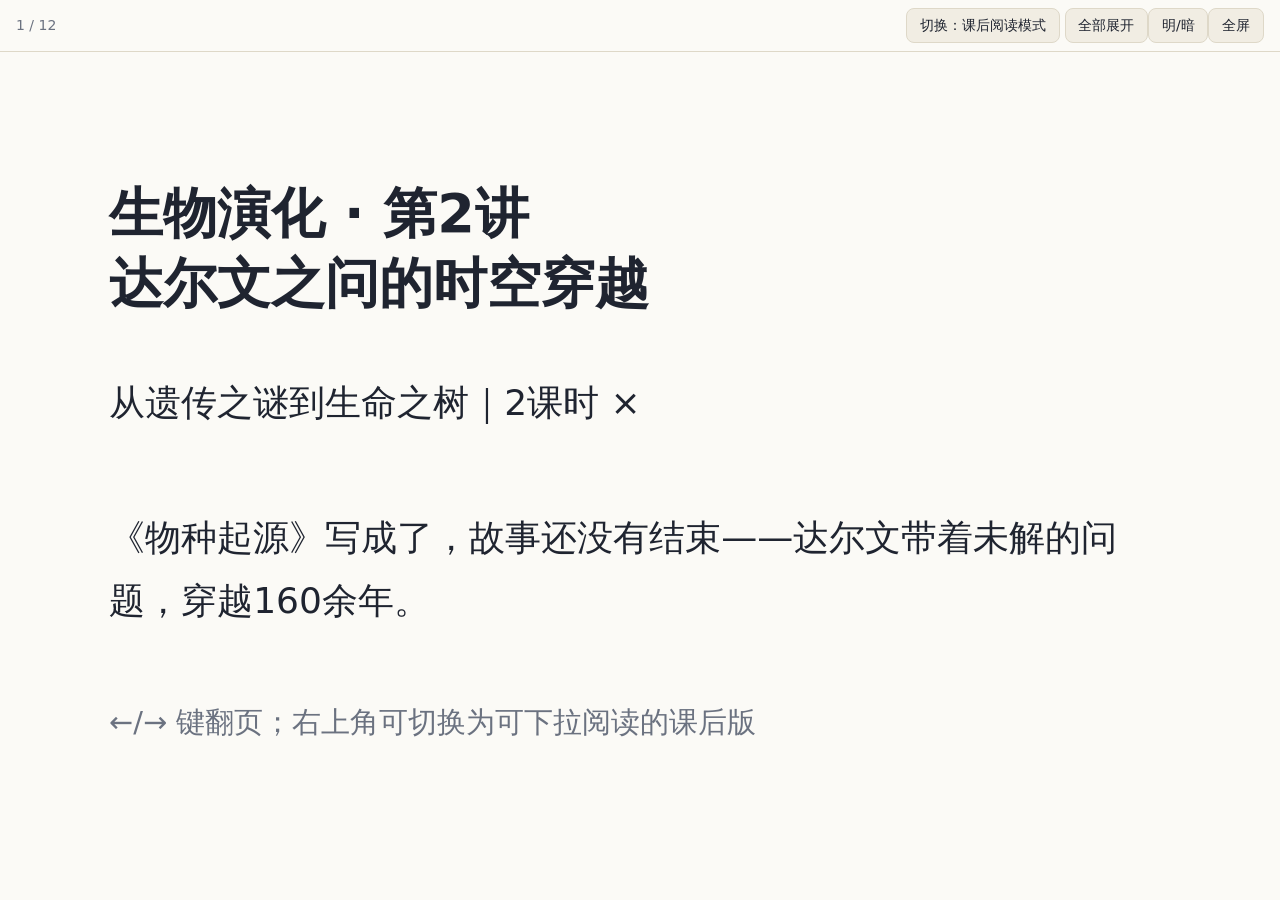
<file: lessons/生物演化2/index.html>
<!DOCTYPE html>
<html lang="zh-CN"><head><meta charset="utf-8">
<meta name="viewport" content="width=device-width, initial-scale=1, viewport-fit=cover">
<title>生物演化 · 第2讲：达尔文之问的时空穿越</title>
<link rel="stylesheet" href="../../assets/lecture.css"></head>
<body class="slide">
<header><span id="pos"></span><span><button id="tg">切换：课后阅读模式</button> <button id="th">明/暗</button></span></header>
<main>

<section><h1>生物演化 · 第2讲<br>达尔文之问的时空穿越</h1>
<p>从遗传之谜到生命之树｜2课时 × </p>
<p>《物种起源》写成了，故事还没有结束——达尔文带着未解的问题，穿越160余年。</p>
<p class="min">←/→ 键翻页；右上角可切换为可下拉阅读的课后版</p></section>

<section><span class="tag">主线</span><span class="min">第三学时</span><h2>*01 穿越启动：达尔文的四个问题</h2>
<div class="grid"><div class="card"><b>问一</b><br>变异从哪里来？</div><div class="card"><b>问二</b><br>个体差异怎样积累成新物种？</div><div class="card"><b>问三</b><br>遗传的物质基础是什么？亲缘关系如何判断？</div><div class="card"><b>问四</b><br>宏观演化如何发生？缺失的中间环节能否找到？</div></div>
<p>后人不是简单证明他正确，而是回答他答不了的问题，甚至修正他的部分认识。</p>
<div class="ask">互动契约：每到一站——达尔文提问 → 你以达尔文身份预测 → 看证据 → 更新理论。</div></section>

<section><span class="tag">第一站</span><h2>*02 1866：一个达尔文没有读懂的答案</h2>
<p><b>达尔文之问：</b>差异如何产生、如何传给后代？若遗传是“融合”的，有利变异会被繁殖稀释——选择还能持续起作用吗？</p>
<p><b>证据：</b>孟德尔豌豆杂交——性状不融合，而按分离与自由组合规律传递。</p>
<div class="ask">达尔文为何错过了这篇论文？（提示：他只盯连续微小变异，也缺乏统计方法。）</div>
<details class="ext"><summary>扩展：埋没35年</summary>孟德尔1866年发表后无人问津，直到1900年才被三个实验室独立重新发现——独立可重复，正是科学发现可信的标志。</details></section>

<section><span class="tag">第一站·续</span><h2>*03 1900：遗传学回来了</h2>
<p><b>先预测：</b>如果一种遗传变异提高繁殖成功率，它在后代中会发生什么？</p>
<p><b>结论：</b>自然选择不创造有利性状，而是改变不同遗传变异的<b>相对频率</b>——用等位基因频率的语言重述自然选择（衔接上次的 Hardy-Weinberg 与镰状细胞思考题）。</p>
<div class="ask">“选择保留变异”和“选择创造变异”，一字之差差在哪？</div></section>

<section><span class="tag">第二站</span><h2>*04 1918–1940s：把选择变成可计算的过程</h2>
<p><b>达尔文之问：</b>个体差异怎样积累，最终导致新物种形成？</p>
<p><b>情境推理（雨课堂）：</b>一种抗药性变异原本很少见，大规模使用抗生素后为何可能迅速增加？——用选择压、基因频率、世代时间作推理。</p>
<div class="grid"><div class="card"><b>自然选择</b><br>定向改变频率</div><div class="card"><b>突变</b><br>提供新变异</div><div class="card"><b>迁移</b><br>带入或带走变异</div><div class="card"><b>遗传漂变</b><br>小种群中的随机波动</div></div>
<p class="min">线索：Fisher、Haldane、Wright 把定性论述变成可计算的定量理论。</p></section>

<section><span class="tag">综合</span><span class="min">第一课时</span><h2>*05 理论综合（1930–1940s）：达尔文与遗传学接轨</h2>
<p>现代综合演化论把自然选择与孟德尔遗传学、群体遗传学、系统分类等领域联系起来。</p>
<table><tr><th>保留</th><th>补充</th><th>修正</th></tr>
<tr><td>共同祖先、自然选择核心思想</td><td>遗传机制、基因频率语言</td><td>个体话语 → 种群话语</td></tr></table>
<div class="ask">新理论推翻了达尔文，还是保留核心、补上他缺少的机制？请分别举例。</div></section>

<section><span class="tag">第三站</span><span class="min">第二课时</span><h2>*06 1953：遗传信息有了分子基础</h2>
<p><b>达尔文之问：</b>遗传的物质基础是什么？如何判断亲缘关系？</p>
<p><b>证据：</b>DNA 双螺旋（Watson &amp; Crick, 1953）；分子生物学对突变、基因表达的揭示。</p>
<div class="ask">不同生物共享大量相似DNA序列，这能告诉我们什么？序列越相似就一定亲缘越近吗？（提示：同源还需区分直系/旁系。）</div>
<details class="ext"><summary>扩展：Photo 51</summary>Franklin 的 X 射线衍射图为双螺旋结构提供了关键证据，Watson &amp; Crick 1953 年论文仅一页余。</details></section>

<section><span class="tag">第三站·续</span><h2>*07 用分子证据重绘生命之树</h2>
<p>从蛋白质序列比较 → DNA 测序 → 系统基因组学（衔接实验一“系统发生树的构建”）。</p>
<p><b>对比活动（雨课堂）：</b>形态性状的树 vs 分子序列的树——一致吗？不一致时怎么办？</p>
<p><b>更新理论：</b>系统发生树是根据证据建立的<b>科学假说</b>；新数据可能支持、修正甚至推翻原有分支——“树”是假说，不是权威定论。</p>
<div class="ask">证据“打架”时，是护住旧结论，还是回头检验每条证据？</div></section>

<section><span class="tag">第四站</span><h2>*08 2004：化石记录中的“预测性发现”</h2>
<p><b>达尔文之问：</b>缺失的中间环节能否找到？（回收上次“渐变 vs 间断平衡”讨论。）</p>
<p><b>证据：</b><i>Tiktaalik roseae</i>——具鱼类特征，也具与四足动物肢体演化相关的骨骼特征；产于约3.75亿年前晚泥盆世沉积（Ellesmere 岛），是按演化预测先行圈定层位后发掘的（Shubin et al. 2006, Nature）。</p>
<div class="ask">科学家为什么能在挖到化石之前，就预测该去什么年代、什么地层找？</div>
<details class="ext"><summary>扩展：过渡类型 ≠ 直接祖先</summary>Tiktaalik 不是现代四足动物的直系祖先，而是具有重要过渡特征的早期脊椎动物——“找到过渡类型”与“找到祖先”是两回事。</details></section>

<section><span class="tag">第四站·续</span><h2>*09 21世纪：演化留下的痕迹比想象的多</h2>
<div class="grid"><div class="card"><b>比较基因组</b><br>跨物种读出演化痕迹</div><div class="card"><b>基因调控</b><br>形态差异常在开关而非零件</div><div class="card"><b>实验演化</b><br>LTEE：细菌长期演化实验（1988年起，数万代追踪）</div></div>
<p><b>现实案例：</b>抗生素耐药性——遗传变异＋选择压力＋种群变化，共同解释耐药性的出现与传播。生物技术从业者的职业关联。</p>
<div class="ask">演化只发生在遥远的地质年代吗？在哪里能“看见”它？</div></section>

<section><span class="min">第二课时</span><h2>*10 全课收束：四个问题都解决了吗？</h2>
<div class="ask"><b>结尾讨论：</b>如果你是达尔文，看到今天的生命科学，你会认为自己的理论已经完成了吗？</div>
<p><b>三连追问：</b>①为什么有些演化问题仍有争论？②为什么不同证据有时得出不同的树？③为什么还要研究发育、生态环境和基因调控？</p>
<p>达尔文的伟大，不仅在于提出深刻理论，更在于建立了一套<b>能不断接受新证据检验</b>的解释框架。</p>
<p class="min">课后延伸：实验二“生物演化前沿案例探究”选题池＝本课开放问题；小组采访任务成果下次实验课回收。</p></section>

<section><h2>课后思考题</h2>
<ol>
<li>若有利的变异按“融合遗传”传递，自然选择还能持续发挥作用吗？孟德尔的发现如何化解这一困境？</li>
<li>抗药性变异原本频率很低，为什么大规模使用抗生素后可能迅速升高？停药后又会怎样？</li>
<li>遗传漂变与自然选择都会改变基因频率，二者区别是什么？哪一种在小种群中作用更显著？</li>
<li>现代综合演化论是推翻了达尔文，还是发展了他？用“保留、补充、修正”分别举例。</li>
<li>共享一段高度相似的DNA序列，能直接得出“亲缘最近”吗？还需哪些分析？</li>
<li>形态树与分子树不一致时，应如何处理？</li>
<li>科学家为何能在发掘 Tiktaalik 之前预测其层位？这说明了演化理论的什么性质？</li>
<li>用“变异、选择、种群变化”解释抗生素耐药性；作为未来的生物技术从业者，你能做什么？</li>
<li>为什么今天的演化生物学仍需研究发育、生态环境和基因调控？</li>
<li>“演化理论已完成”与“演化理论仍发展中”，你的立场与论据？（开放论述）</li>
</ol>
<p>下次课：【待填】</p></section>

</main>
<script src="../../assets/lecture.js"></script></body></html>
</file>
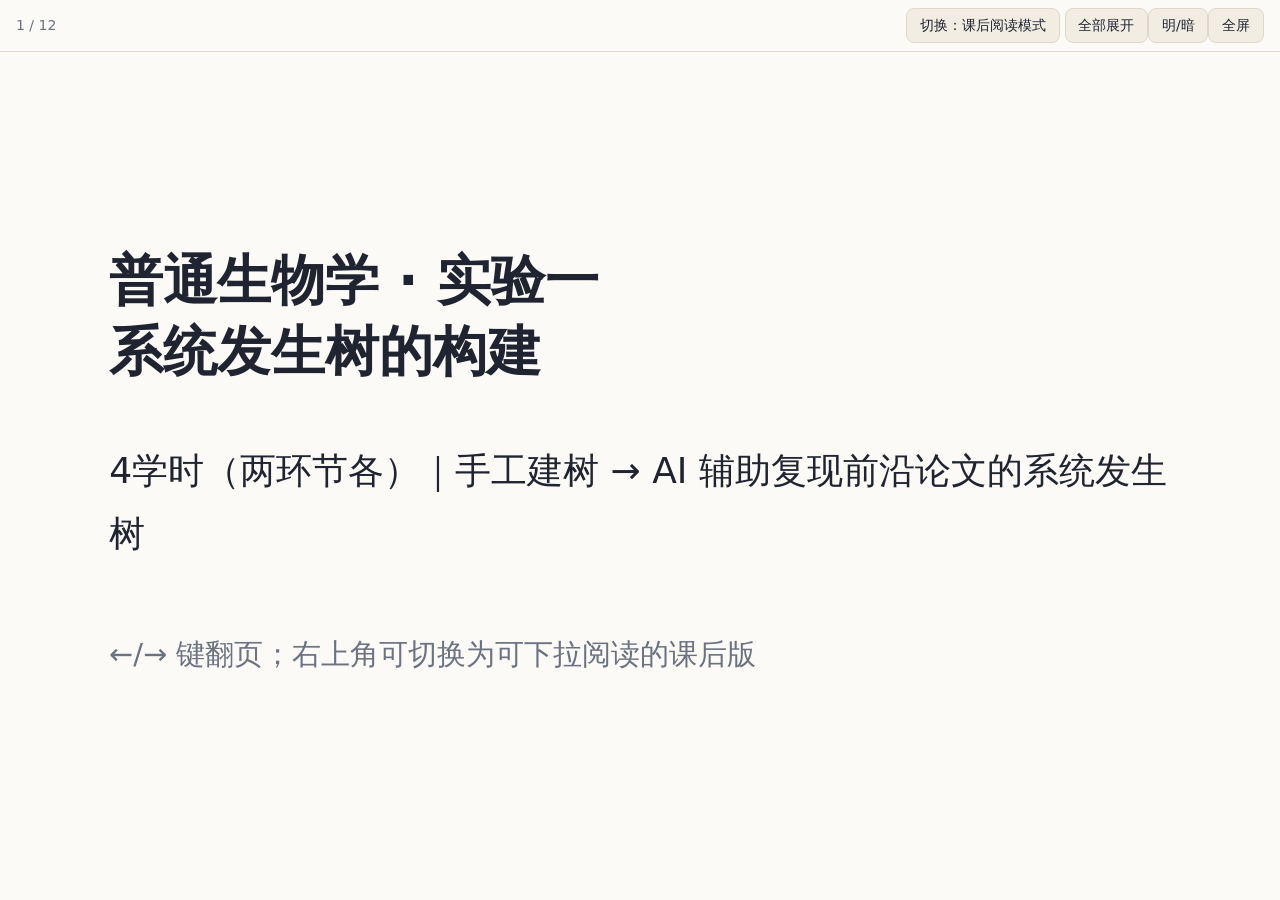
<file: lessons/系统发生树构建/index.html>
<!DOCTYPE html>
<html lang="zh-CN"><head><meta charset="utf-8">
<meta name="viewport" content="width=device-width, initial-scale=1, viewport-fit=cover">
<title>普通生物学 · 实验一：系统发生树的构建</title>
<link rel="stylesheet" href="../../assets/lecture.css"></head>
<body class="slide">
<header><span id="pos"></span><span><button id="tg">切换：课后阅读模式</button> <button id="th">明/暗</button></span></header>
<main>

<section><h1>普通生物学 · 实验一<br>系统发生树的构建</h1>
<p>4学时（两环节各）｜手工建树 → AI 辅助复现前沿论文的系统发生树</p>
<p class="min">←/→ 键翻页；右上角可切换为可下拉阅读的课后版</p></section>

<section><span class="min">第一环节 · 导入</span><h2>实验目的：从手写到智能</h2>
<div class="grid"><div class="card"><b>知识</b><br>记忆树的要素与建树原理；理解形态与分子两类证据</div><div class="card"><b>能力</b><br>观察记录、特征编码、手工建树；AI 检索序列并用 R 复现论文的树</div><div class="card"><b>方法训练</b><br>“手工原理—前沿文献—计算复现”完整闭环</div></div>
<div class="ask">上一讲达尔文在笔记本上画下第一棵生命树。今天，我们自己动手画一棵，再用分子数据算一棵——两棵树会一样吗？</div></section>

<section><span class="tag">原理</span><h2>一棵树有哪些零件？</h2>
<div class="grid"><div class="card"><b>根与节点</b><br>根＝共同祖先；节点＝一次物种分化事件</div><div class="card"><b>分支与外群</b><br>分支长度可示变化量；外群用来给树“定方向”</div><div class="card"><b>共祖近度</b><br>谁和谁的共同祖先更近，谁就更近</div></div>
<div class="ask">“鸟和蝙蝠都会飞”，能说明它们共同祖先更近吗？——相似有两种来源：共同祖先与趋同。</div>
<details class="ext"><summary>扩展：建树三步原理</summary>① 特征选取（形态性状或 DNA/蛋白序列）；② 相似性度量（两两比较）；③ 聚类推断（相似者最近原则逐步合并）。手工与软件，走的都是同一条原理链。</details></section>

<section><span class="tag">步骤一</span><h2>表型观察与记录</h2>
<p>分组观察动植物实物/标本/高清图片，用笔在纸上逐项记录可比较的表型特征：脊椎有无、附肢类型、体表覆盖物、叶形/叶脉/花部结构……</p>
<div class="ask">什么叫“可比较”？记录的是特征，还是印象？——好的记录让别人也能照着核对。</div>
<details class="ext"><summary>扩展：像老一辈系统发生学家那样工作</summary>前计算机时代，分类学家靠标本、卡片和一笔一画的比较建立类群关系。亲手记录一次，才知道“数据”从何而来。</details></section>

<section><span class="tag">步骤二</span><h2>特征编码与相似性计算</h2>
<table><tr><th>步骤</th><th>做法</th></tr>
<tr><td>① 编矩阵</td><td>整理为“物种 × 特征”0/1 状态矩阵</td></tr>
<tr><td>② 算相似度</td><td>手工计算两两物种的相似比例</td></tr>
<tr><td>③ 聚类</td><td>按最近原则逐步合并，先合最相似的一对</td></tr></table>
<div class="ask">编码时怎样避免把“趋同相似”当成共同祖先的证据？（同源性判断是本实验难点）</div></section>

<section><span class="tag">步骤三</span><h2>手工绘制系统发生树</h2>
<div class="grid"><div class="card"><b>画树</b><br>在纸上绘制树状图，标注节点与共祖近度</div><div class="card"><b>互评</b><br>小组交换，检查聚类逻辑与绘图规范</div></div>
<div class="ask">不同小组选的特征不同，画出的树会相同吗？特征选取如何决定树的拓扑？</div>
<details class="ext"><summary>扩展：第一环节收工检查</summary>原始记录纸＋特征矩阵＋手工树，都要保留上交——它们是实验报告“互证反思”的证据。</details></section>

<section><span class="tag">数据</span><span class="min">第二环节 · 论文导读</span><h2>要复现的论文：王佳伟课题组 2024 · Cell</h2>
<p>Zhai D#, Zhang LY# 等 &amp; Wang JW*. <i>Reciprocal conversion between annual and polycarpic perennial flowering behavior in the Brassicaceae.</i> Cell 187(13): 3319–3337（2024-05-28，DOI: 10.1016/j.cell.2024.04.047）</p>
<div class="grid"><div class="card"><b>科学问题</b><br>十字花科一年生与多年生开花行为如何相互转换</div><div class="card"><b>树的作用</b><br>系统发生树为该转换的演化分析提供物种亲缘框架</div><div class="card"><b>数据来源</b><br>论文补充材料及 ENA/NCBI 公共数据库（登录号以论文“数据可用性”声明为准）</div></div>
<div class="ask">论文没有随文公开建树代码——复现要靠我们自己用 R（ape/phangorn）实现。原图与补充材料是核对拓扑的唯一标准。</div></section>

<section><span class="tag">数据</span><span class="tag">演示</span><h2>AI agent 获取序列：流程与核实</h2>
<table><tr><th>步骤</th><th>要点</th></tr>
<tr><td>① 检索</td><td>用 AI 智能体定位论文、图中系统发生树及序列来源</td></tr>
<tr><td>② 下载</td><td>从补充材料/ENA/NCBI 获取建树所用序列</td></tr>
<tr><td>③ 核实</td><td>序列清单逐条与论文补充材料核对，防 AI 幻觉</td></tr></table>
<div class="ask">AI 说“这是论文用的序列”，你信吗？——以原文清单为准，核对一致才可用。</div>
<details class="ext"><summary>扩展：课堂核实纪律</summary>所有 AI 给出的论文信息与序列清单，必须回到论文原文/补充材料核对后方可使用。AI 提供效率，科学判断权在人。</details></section>

<section><span class="tag">步骤四</span><h2>计算建树与复现</h2>
<div class="grid"><div class="card"><b>建树</b><br>用 R（ape/phangorn）对序列建树</div><div class="card"><b>复现</b><br>对照论文方法（序列、外群、模型参数）</div><div class="card"><b>导出</b><br>导出树图，准备并排对照</div></div>
<details class="ext"><summary>扩展：无网络备用方案</summary>机房提前实测 R 环境与网络；断网时使用本地序列文件＋本地建树脚本。</details></section>

<section><span class="tag">对照</span><h2>对照与总结：两棵树说了什么？</h2>
<p>把复现树与论文原图并排对照，分析拓扑异同及可能原因：方法参数、序列版本、外群选择。</p>
<div class="ask">手工表型树与分子序列树哪里一致、哪里不同？为什么？——回顾“手工原理—分子数据—计算结果”这条方法链。</div></section>

<section><h2>实验报告要求</h2>
<table><tr><th>成绩构成</th><th>标准</th><th>占比</th></tr>
<tr><td>过程表现</td><td>观察记录、计算、绘树的参与度与规范性</td><td>20%</td></tr>
<tr><td>手工建树</td><td>矩阵编码合理；相似度计算正确；树结构规范</td><td>25%</td></tr>
<tr><td>复现结果</td><td>序列清单核对一致；建树正确；对照分析到位</td><td>30%</td></tr>
<tr><td>实验报告</td><td>结构完整（目的—原理—过程—结果—讨论）；手工树与复现树互证反思</td><td>25%</td></tr></table>
<div class="ask">提交物：原始记录纸、特征矩阵与手工树、序列清单核对表、复现树图、实验报告。</div></section>

<section><h2>思考题与预告</h2>
<div class="ask"><b>思考：</b>① 你选的表型特征里哪些可能是趋同相似？② 手工树与复现树拓扑异同及原因？③ AI 出过错吗，你怎么发现的？④ 论文为什么选这些物种/基因？外群起什么作用？</div>
<details class="ext" open><summary>扩展阅读</summary>Zhai et al. &amp; Wang JW*, Cell 187(13): 3319–3337 (2024)，DOI: 10.1016/j.cell.2024.04.047；课程讲义“生物演化”“生物多样性的演化”单元。</details>
<p>下次实验：实验二 · 生物演化前沿案例探究（2学时）。</p></section>

</main>
<script src="../../assets/lecture.js"></script></body></html>
</file>
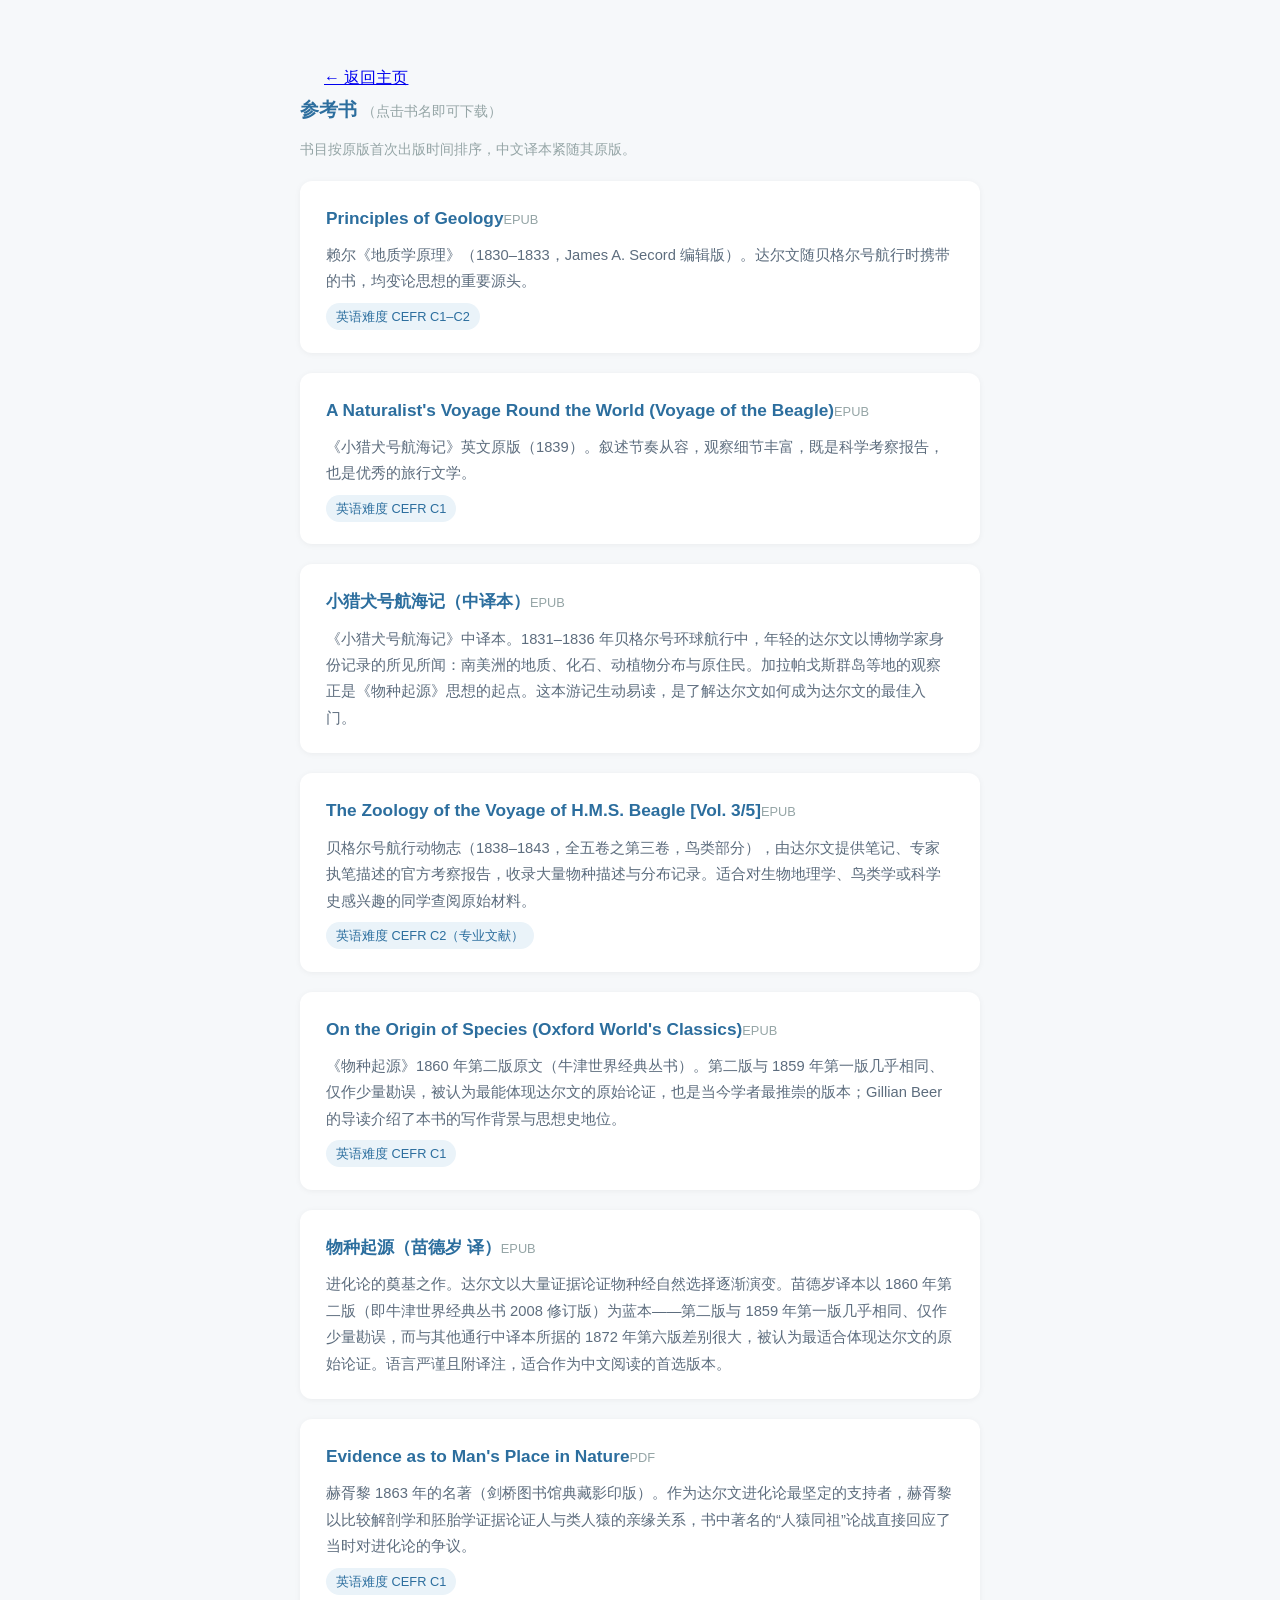
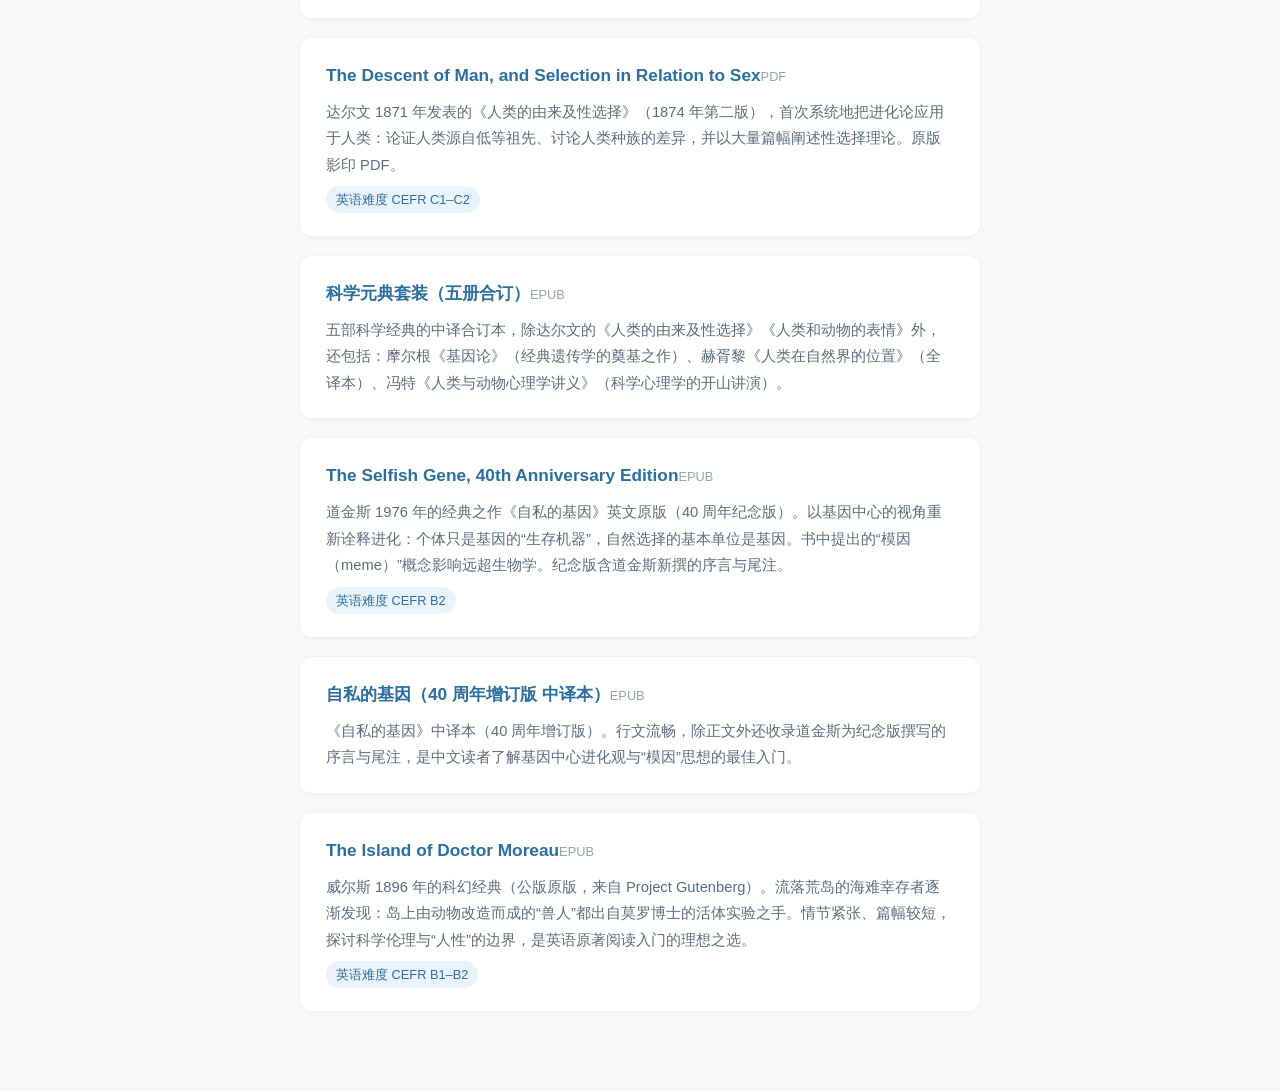
<file: books.html>
<!DOCTYPE html>
<html lang="zh-CN">
<head>
<meta charset="UTF-8">
<meta name="viewport" content="width=device-width, initial-scale=1.0">
<title>课程参考书</title>
<link rel="stylesheet" href="../assets/style.css">
</head>
<body>

<main id="list">
  <p style="margin:16px 0 0 24px;"><a href="../index.html">← 返回主页</a></p>
</main>

<script src="../assets/files.js"></script>
<script src="../assets/script.js"></script>
</body>
</html>
</file>
<file: assets/home.css>
/* ============================================================
   主页样式 —— 深时 / 生命长河主题（仅 index.html 使用）
   books.html 仍使用 style.css
   ============================================================ */

:root {
  --deep: #06121f;        /* 深时之底 */
  --deep2: #0a1f30;
  --ink: #dce8ef;
  --ink-dim: #7f97a6;
  --cyan: #4fd1c5;        /* 现代生命科学 */
  --amber: #d9a441;       /* 化石 / 深时 */
  --card: rgba(13, 34, 50, .72);
  --line: rgba(79, 209, 197, .25);
}

* { box-sizing: border-box; margin: 0; padding: 0; }

body {
  font-family: "PingFang SC", "Hiragino Sans GB", "Microsoft YaHei", "Segoe UI", sans-serif;
  color: var(--ink);
  line-height: 1.85;
  min-height: 100vh;
  background:
    radial-gradient(1100px 500px at 85% -10%, rgba(79,209,197,.14), transparent 60%),
    radial-gradient(900px 500px at -10% 30%, rgba(217,164,65,.07), transparent 55%),
    linear-gradient(175deg, var(--deep2) 0%, var(--deep) 55%, #040d16 100%);
  background-attachment: fixed;
}

/* ---- 右上角资源链接 ---- */
#topbar {
  position: fixed;
  top: 18px;
  right: 22px;
  z-index: 10;
  display: flex;
  gap: 10px;
}
#topbar a {
  padding: 6px 16px;
  font-size: .86rem;
  letter-spacing: .04em;
  color: var(--cyan);
  background: rgba(10, 31, 48, .8);
  border: 1px solid var(--line);
  border-radius: 999px;
  text-decoration: none;
  backdrop-filter: blur(6px);
  transition: all .2s ease;
}
#topbar a:hover {
  background: rgba(79,209,197,.16);
  border-color: var(--cyan);
}

main {
  max-width: 780px;
  margin: 0 auto;
  padding: 88px 22px 90px;
}

/* ---- 页头：生命长河 ---- */
#hero { margin-bottom: 64px; }
#hero .kicker {
  font-size: .82rem;
  letter-spacing: .45em;
  color: var(--amber);
  margin-bottom: 10px;
}
#hero h1 {
  font-size: clamp(2rem, 5vw, 2.9rem);
  font-weight: 700;
  letter-spacing: .06em;
}
#hero h1 em {
  font-style: normal;
  color: var(--cyan);
}
#hero .sub {
  margin-top: 14px;
  max-width: 34em;
  color: var(--ink-dim);
  font-size: .95rem;
}
/* 长河：一条自左向右流淌的光带 */
#hero .river {
  margin-top: 26px;
  height: 2px;
  background: linear-gradient(90deg,
    transparent, rgba(217,164,65,.7) 15%,
    var(--cyan) 55%, rgba(79,209,197,.15) 85%, transparent);
  position: relative;
  overflow: visible;
}
#hero .river::after {
  content: "";
  position: absolute;
  right: -3px; top: -3px;
  width: 8px; height: 8px;
  border-radius: 50%;
  background: var(--cyan);
  box-shadow: 0 0 12px 2px rgba(79,209,197,.65);
}

/* ---- 课程列表：时间轴 ---- */
.group-title {
  display: flex;
  align-items: baseline;
  gap: 14px;
  font-size: 1.05rem;
  letter-spacing: .3em;
  color: var(--amber);
  margin-bottom: 26px;
}
.group-title::after {
  content: "";
  flex: 1;
  height: 1px;
  background: linear-gradient(90deg, rgba(217,164,65,.5), transparent);
}

#lessons { position: relative; }
/* 地质年代轴：贯穿所有课次的竖线 */
#lessons::before {
  content: "";
  position: absolute;
  left: 9px; top: 6px; bottom: 6px;
  width: 2px;
  background: linear-gradient(180deg,
    var(--cyan), rgba(79,209,197,.15) 70%, transparent);
}

.item {
  position: relative;
  background: var(--card);
  border: 1px solid rgba(127,151,166,.16);
  border-radius: 14px;
  padding: 20px 26px 20px 40px;
  margin: 0 0 18px 30px;
  backdrop-filter: blur(4px);
  transition: border-color .2s ease, transform .2s ease, background .2s ease;
}
/* 轴上的节点：每一次课都是长河中的一个坐标 */
.item::before {
  content: "";
  position: absolute;
  left: -27px; top: 30px;
  width: 10px; height: 10px;
  border-radius: 50%;
  background: var(--deep);
  border: 2px solid var(--cyan);
  box-shadow: 0 0 8px rgba(79,209,197,.5);
}
.item:hover {
  border-color: rgba(79,209,197,.45);
  background: rgba(16, 42, 62, .85);
  transform: translateX(4px);
}
.item .row { display: flex; align-items: baseline; gap: 12px; flex-wrap: wrap; }
.item a {
  color: var(--ink);
  text-decoration: none;
  font-weight: 600;
  font-size: 1.06rem;
  letter-spacing: .02em;
}
.item a:hover { color: var(--cyan); }
.item a small {
  font-weight: normal;
  font-size: .78rem;
  letter-spacing: .08em;
  color: var(--ink-dim);
  margin-left: 6px;
}

/* ---- 页脚 ---- */
#colophon {
  margin-top: 56px;
  text-align: center;
  font-size: .8rem;
  letter-spacing: .12em;
  color: rgba(127,151,166,.55);
}

@media (max-width: 600px) {
  #topbar { position: static; justify-content: flex-start; margin-bottom: 20px; }
  main { padding-top: 40px; }
  .item { padding-left: 34px; margin-left: 24px; }
}
</file>
<file: assets/lecture.css>
:root{--bg:#fbfaf6;--fg:#1f2430;--mut:#6b7280;--ac:#9a3412;--card:#f1ede3;--bd:#ded8c8;color-scheme:light;box-sizing:border-box;padding-top:env(safe-area-inset-top,0px);padding-bottom:env(safe-area-inset-bottom,0px)}
@media(prefers-color-scheme:dark){:root:not([data-theme="light"]){--bg:#16181d;--fg:#e8e6df;--mut:#9aa0ab;--ac:#f59e6b;--card:#20232a;--bd:#33373f;color-scheme:dark}}
:root[data-theme="dark"]{--bg:#16181d;--fg:#e8e6df;--mut:#9aa0ab;--ac:#f59e6b;--card:#20232a;--bd:#33373f;color-scheme:dark}
*{box-sizing:border-box}
body{margin:0;background:var(--bg);color:var(--fg);font:17px/1.75 "PingFang SC","Microsoft YaHei",system-ui,sans-serif}
header{position:sticky;top:env(safe-area-inset-top,0px);z-index:5;display:flex;gap:.8rem;align-items:center;justify-content:space-between;padding:.5rem 1rem;background:var(--bg);border-bottom:1px solid var(--bd);font-size:14px;color:var(--mut)}
button{font:inherit;background:var(--card);color:var(--fg);border:1px solid var(--bd);border-radius:8px;padding:.25rem .8rem;cursor:pointer}
main{max-width:860px;margin:0 auto;padding:0 1.2rem}
section{padding:2.5rem 0;border-bottom:1px solid var(--bd)}
h1,h2{line-height:1.3;margin:.2rem 0 1rem}h2{font-size:1.6em}
.tag{display:inline-block;font-size:.75em;padding:.05rem .7rem;border-radius:99px;border:1px solid var(--ac);color:var(--ac);margin-right:.5rem}
.min{font-size:.8em;color:var(--mut)}
.ask{margin:1rem 0;padding:.7rem 1rem;border-left:4px solid var(--ac);background:var(--card);border-radius:0 8px 8px 0}
table{border-collapse:collapse;width:100%;font-size:.92em;display:block;overflow-x:auto}
th,td{border:1px solid var(--bd);padding:.4rem .7rem;text-align:left;vertical-align:top}th{background:var(--card)}
.grid{display:grid;grid-template-columns:repeat(auto-fit,minmax(200px,1fr));gap:.8rem}
.card{background:var(--card);border:1px solid var(--bd);border-radius:10px;padding:.7rem 1rem}
.ext{margin:1rem 0;border:1px dashed var(--bd);border-radius:8px;padding:.4rem 1rem;color:var(--mut)}
.ext summary{cursor:pointer;color:var(--ac)}
body.slide{font-size:clamp(20px,3.2vw,36px);overflow:hidden}
body.slide main{max-width:1100px}
@media (max-aspect-ratio:4/3){body.slide main{max-width:min(1100px,calc((100vh - 3.2rem)*4/3))}}
:fullscreen header{display:none}
:fullscreen main{max-width:100%}
body.slide:fullscreen section{min-height:100vh;padding:1rem 0}
body.slide section{display:none;min-height:calc(100vh - 3.2rem);border:0;flex-direction:column;justify-content:center}
body.slide section.on{display:flex}
body.slide .ext{display:none}
body.slide .rd{display:none}
body.slide table{font-size:.72em;line-height:1.5}
mark{background:linear-gradient(104deg,rgba(255,228,88,0) .5%,rgba(255,228,88,.75) 3%,rgba(255,228,88,.62) 97%,rgba(255,228,88,0) 99.5%);color:inherit;padding:.02em .1em;border-radius:.2em}
@media (prefers-color-scheme:dark){:root:not([data-theme="light"]) mark{background:linear-gradient(104deg,rgba(163,138,0,0) .5%,rgba(163,138,0,.65) 3%,rgba(163,138,0,.5) 97%,rgba(163,138,0,0) 99.5%);color:#f5f0c0}}
:root[data-theme="dark"] mark{background:linear-gradient(104deg,rgba(163,138,0,0) .5%,rgba(163,138,0,.65) 3%,rgba(163,138,0,.5) 97%,rgba(163,138,0,0) 99.5%);color:#f5f0c0}

/* 灯箱 */
#lb{display:none;position:fixed;inset:0;background:rgba(0,0,0,.85);z-index:99;align-items:center;justify-content:center;cursor:zoom-out}
#lb.on{display:flex}
#lb img{max-width:94vw;max-height:94vh;box-shadow:0 0 30px rgba(0,0,0,.6)}
#lb button{position:fixed;top:50%;transform:translateY(-50%);z-index:100;background:rgba(0,0,0,.4);color:#fff;border:none;font-size:3em;line-height:1;width:1.2em;height:1.6em;border-radius:.2em;cursor:pointer;touch-action:manipulation}
#lb button:hover{background:rgba(0,0,0,.7)}
#lbp{left:1vw}#lbn2{right:1vw}
#lb img{touch-action:pinch-zoom;-webkit-user-select:none;user-select:none}
</file>
<file: assets/style.css>
* { box-sizing: border-box; margin: 0; padding: 0; }

body {
  font-family: "PingFang SC", "Microsoft YaHei", "Segoe UI", sans-serif;
  background: #f6f8fa;
  color: #2c3e50;
  line-height: 1.8;
}

main {
  max-width: 720px;
  margin: 0 auto;
  padding: 48px 20px 60px;
}

/* 主页右上角资源链接（index.html 已改用 home.css，此段保留作参考） */
#topbar {
  position: fixed;
  top: 16px;
  right: 20px;
  z-index: 10;
  display: flex;
  gap: 10px;
}
#topbar a {
  padding: 5px 14px;
  font-size: .88rem;
  color: #2c6e9e;
  background: #fff;
  border: 1px solid #dce4ea;
  border-radius: 18px;
  text-decoration: none;
  box-shadow: 0 1px 4px rgba(0,0,0,.06);
}
#topbar a:hover { background: #eef4f8; }

/* 书目条目 */
.item {
  background: #fff;
  border-radius: 12px;
  box-shadow: 0 1px 6px rgba(0,0,0,.05);
  padding: 22px 26px;
  margin-bottom: 20px;
}
.item .row {
  display: flex;
  align-items: baseline;
  gap: 10px;
  flex-wrap: wrap;
}
.item a {
  color: #2c6e9e;
  text-decoration: none;
  font-weight: 600;
  font-size: 1.08rem;
}
.item a:hover { text-decoration: underline; }
.item a small {
  font-weight: normal;
  font-size: .8rem;
  color: #95a5a6;
}
.item .desc {
  color: #5d6d7e;
  font-size: .92rem;
  margin-top: 8px;
}
.level-badge {
  display: inline-block;
  margin-top: 8px;
  padding: 2px 10px;
  border-radius: 999px;
  background: #eaf3f9;
  color: #2c6e9e;
  font-size: .8rem;
}

/* 组标题 */
.group-title {
  font-size: 1.2rem;
  color: #2c6e9e;
  margin-bottom: 18px;
}
.group-title span {
  font-size: .85rem;
  font-weight: normal;
  color: #95a5a6;
}
.sort-note {
  color: #95a5a6;
  font-size: .88rem;
  margin: -8px 0 18px;
}
</file>
